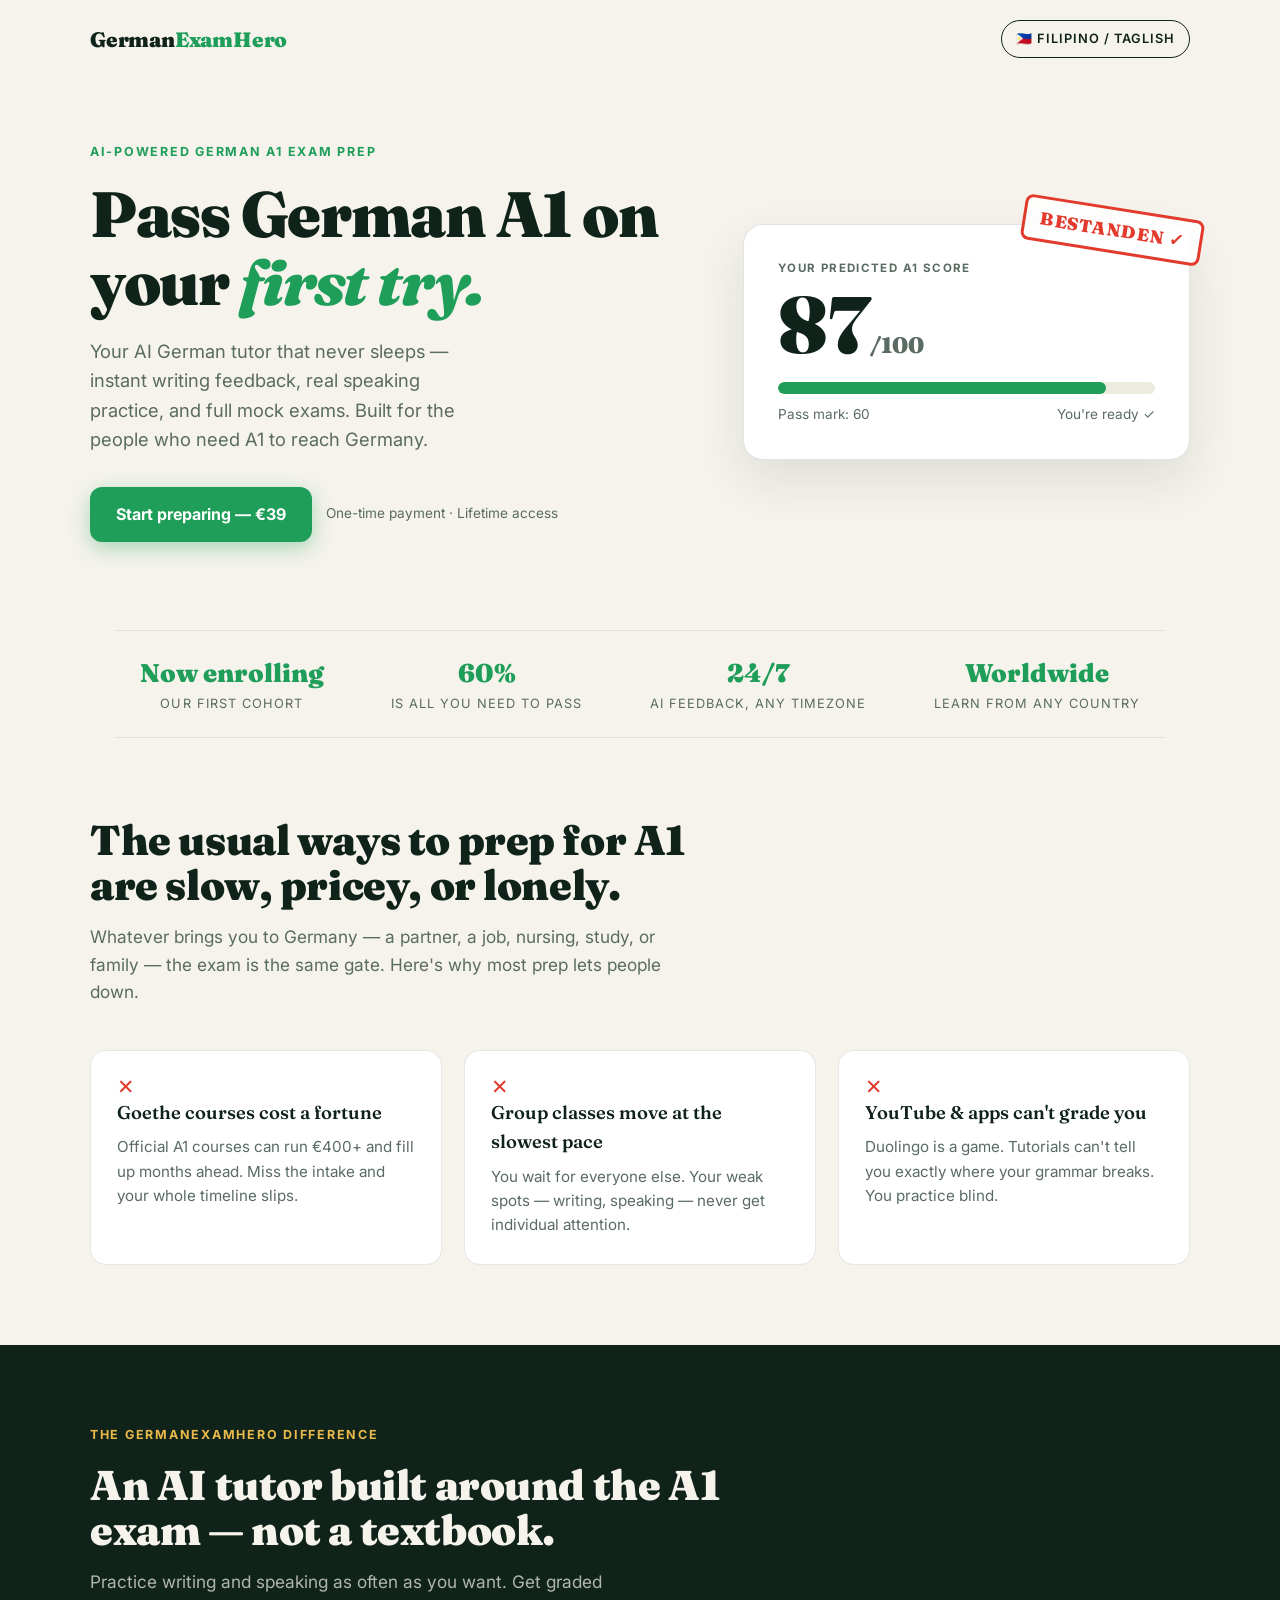
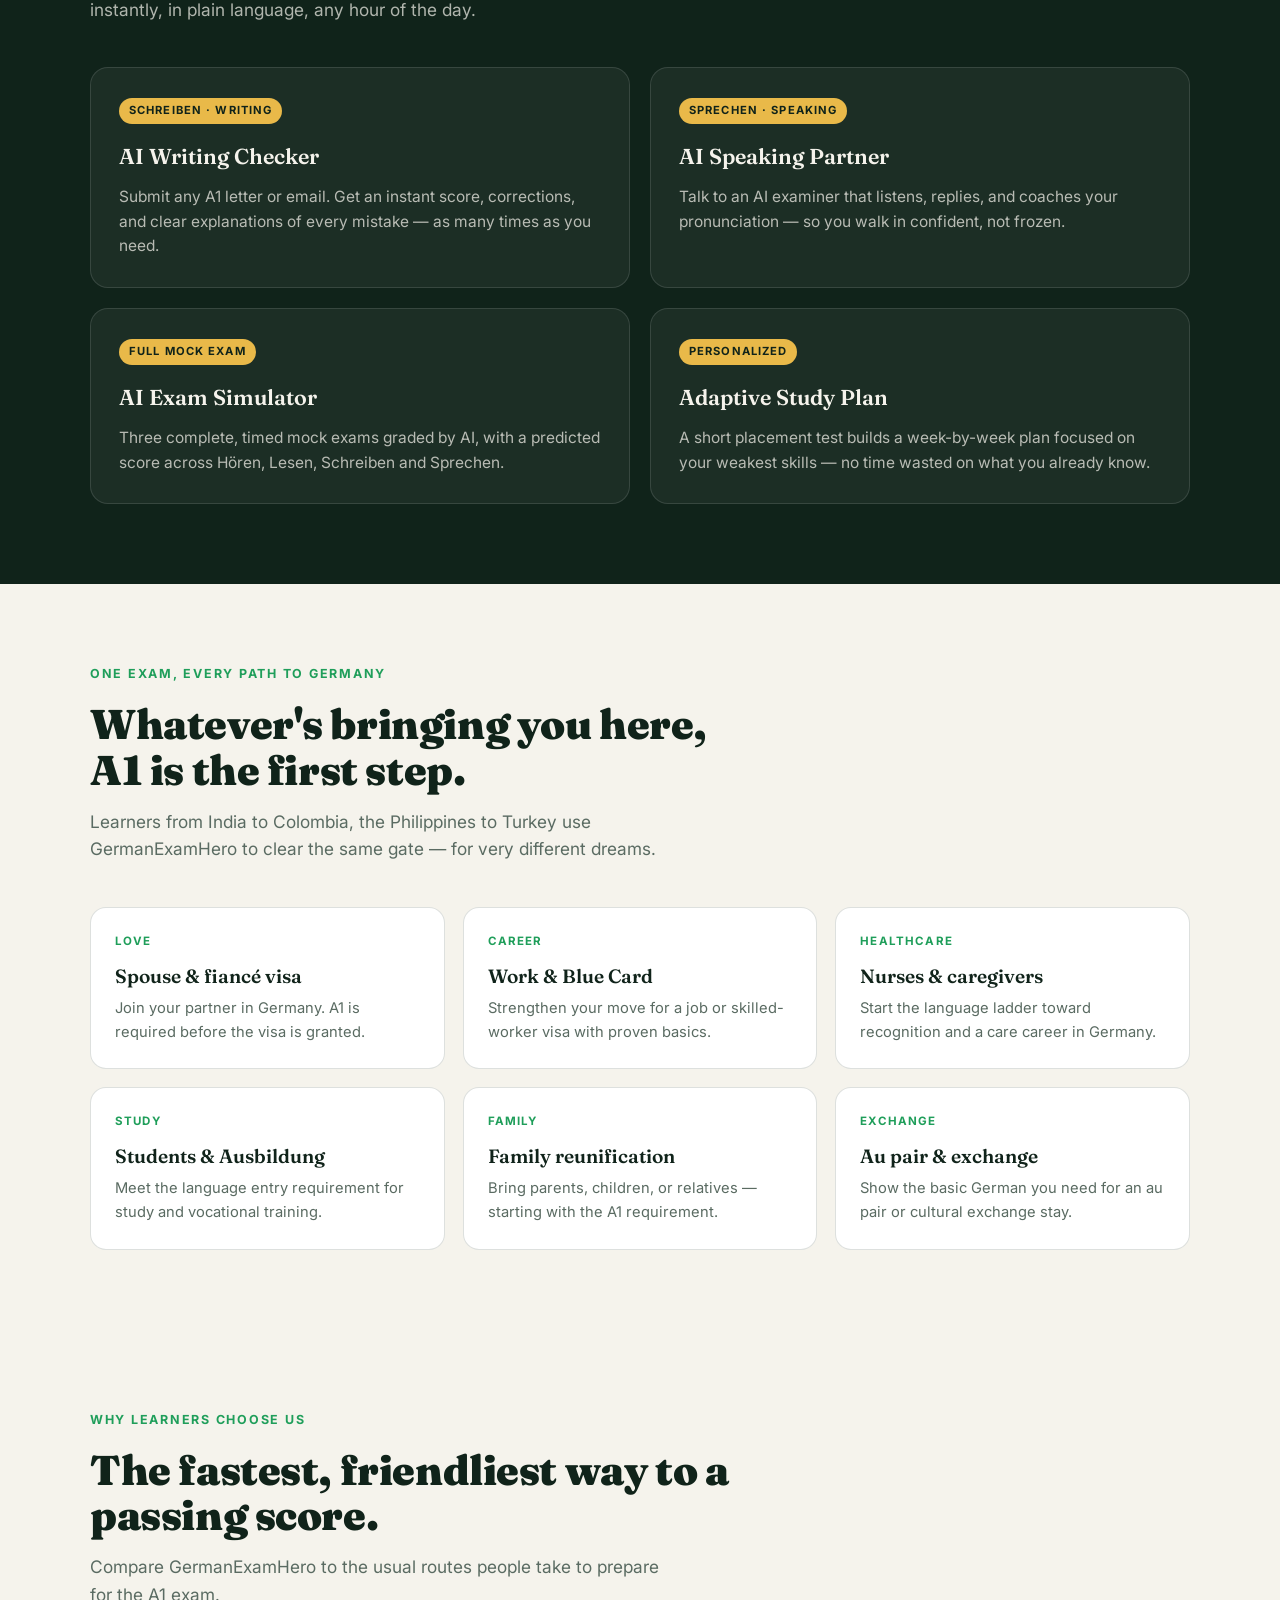
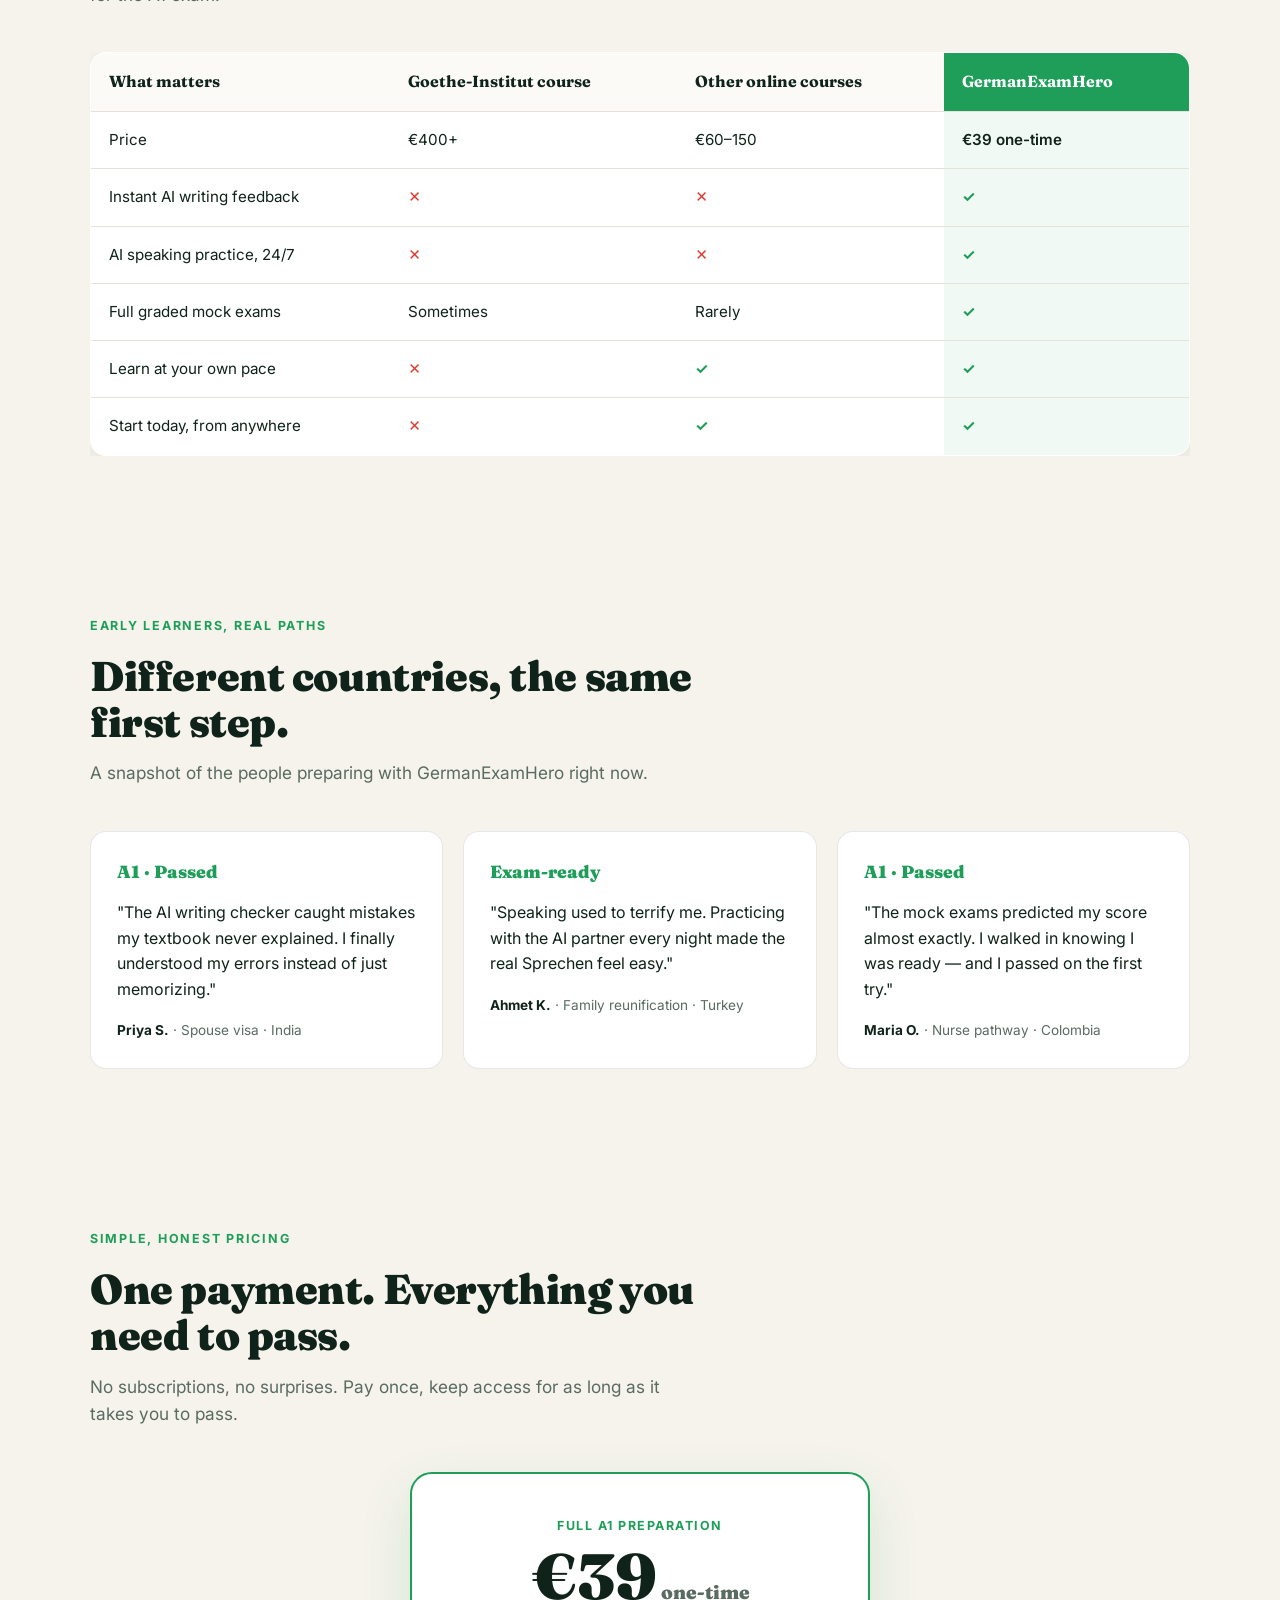
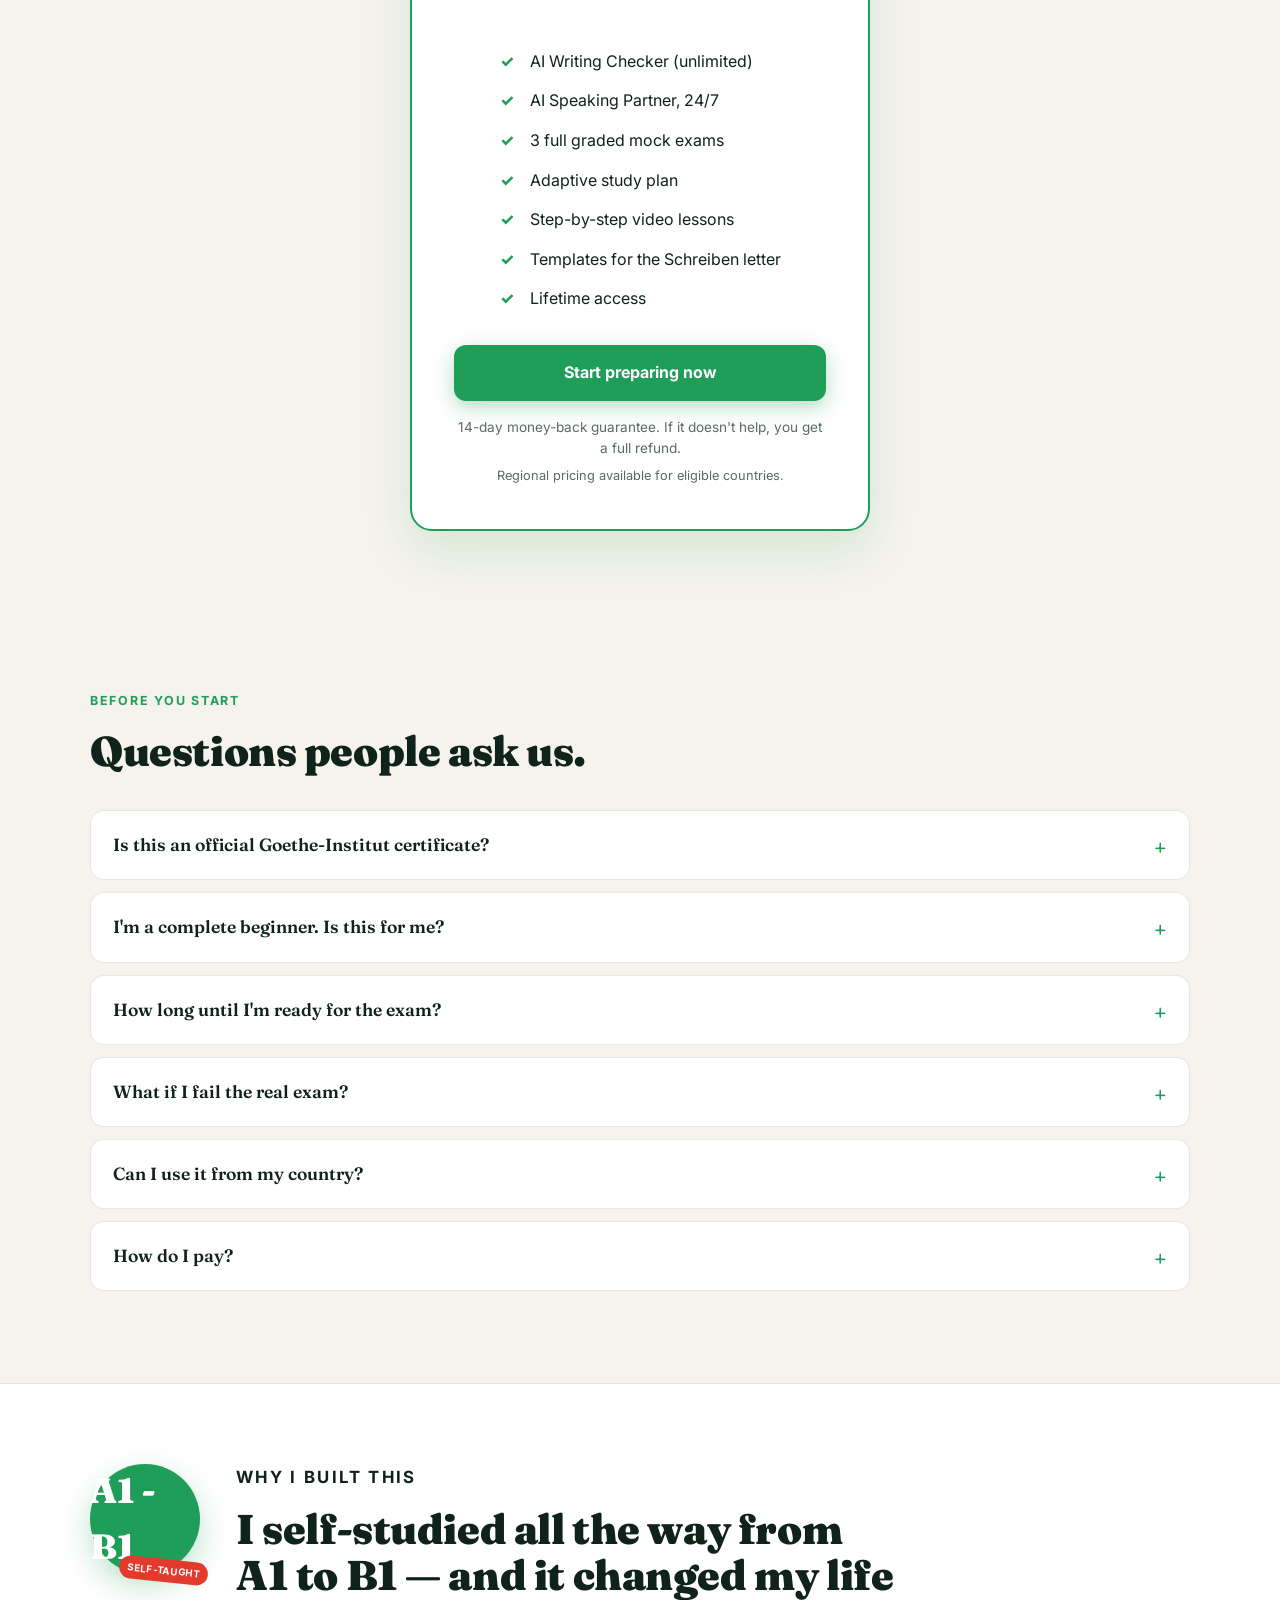
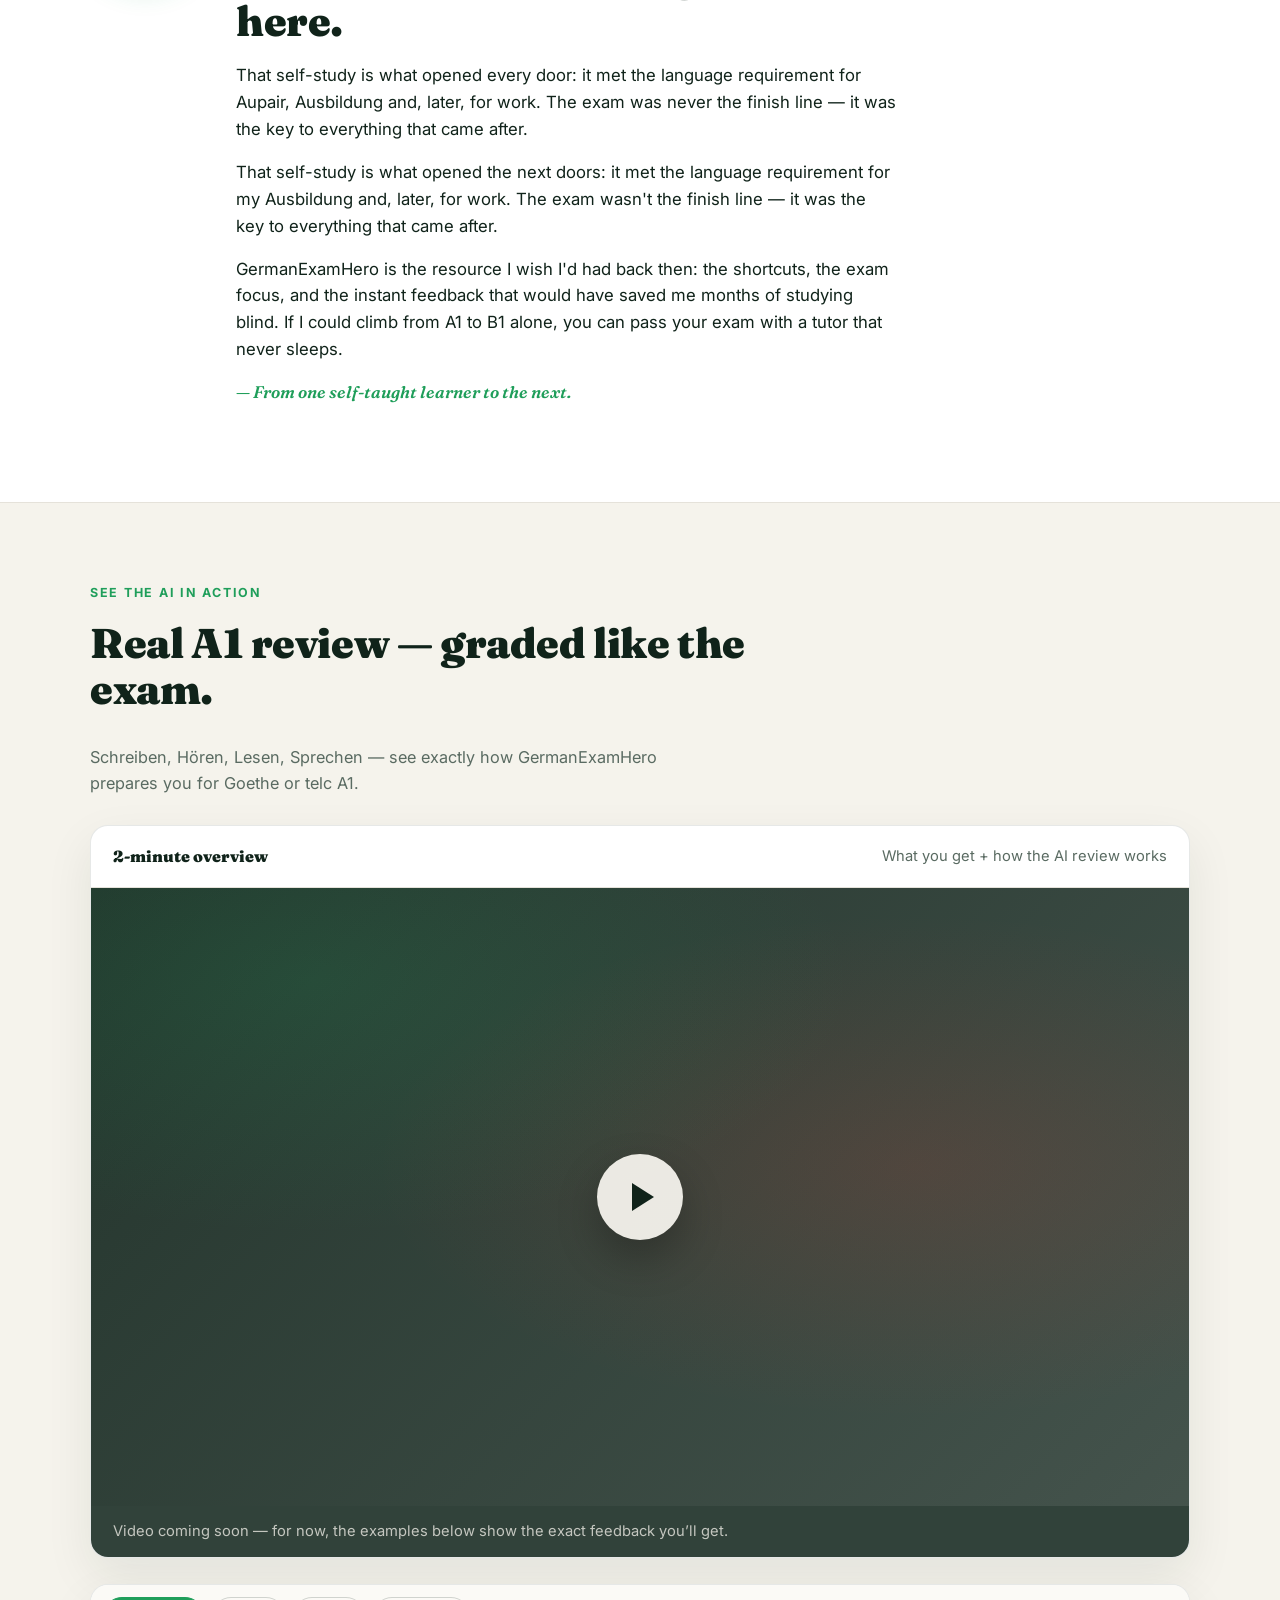
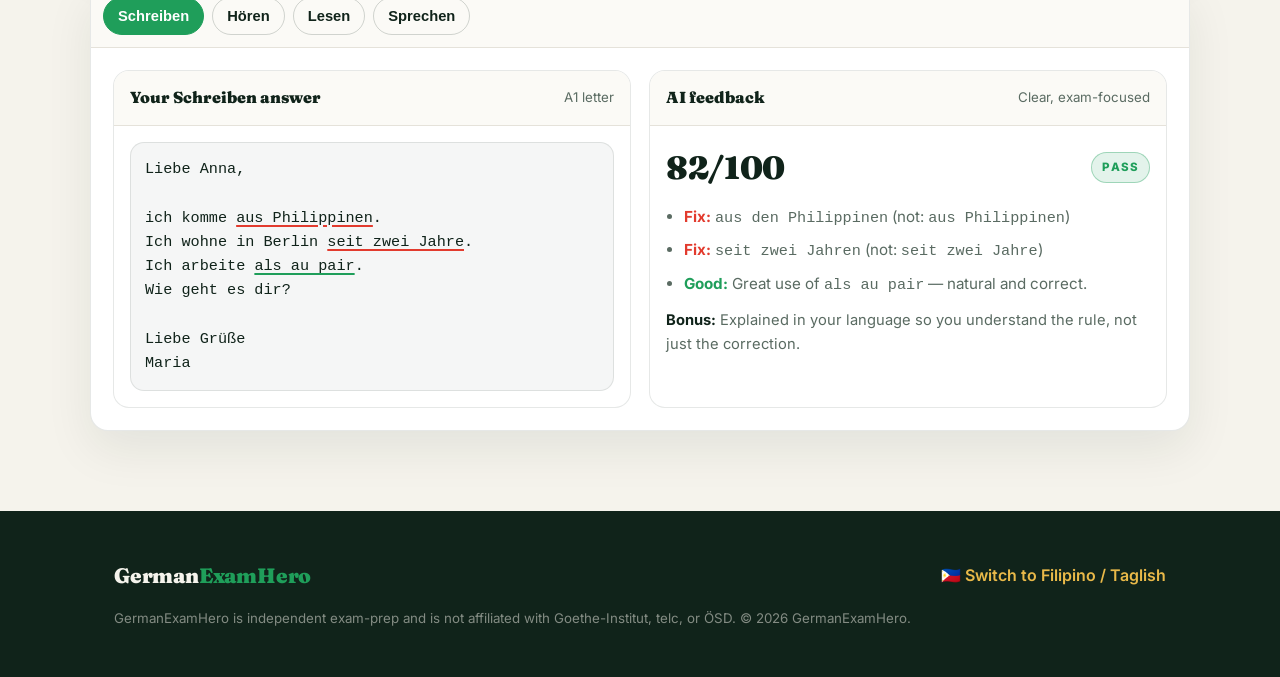
<file: index.html>
<!DOCTYPE html>
<html lang="en">
<head>
  <meta charset="UTF-8" />
  <meta name="viewport" content="width=device-width, initial-scale=1.0" />
  <title>GermanExamHero — Pass German A1 on your first try</title>
  <meta name="description" content="AI-first German A1 exam prep. Instant writing feedback, real speaking practice, and full mock exams — for anyone worldwide who needs A1 to reach Germany." />
  <link rel="stylesheet" href="styles.css" />
</head>
<body>

  <!-- ===== Top bar ===== -->
  <header class="wrap topbar">
    <div class="brand">German<span>ExamHero</span></div>
    <a class="lang-switch" href="ph.html">🇵🇭 Filipino / Taglish</a>
  </header>

  <!-- ===== Hero ===== -->
  <section class="wrap hero">
    <div>
      <p class="eyebrow">AI-powered German A1 exam prep</p>
      <h1>Pass German A1 on your <em>first try.</em></h1>
      <p class="lede">Your AI German tutor that never sleeps — instant writing feedback, real speaking practice, and full mock exams. Built for the people who need A1 to reach Germany.</p>
      <div class="cta-row">
        <a class="btn btn-primary" href="#pricing">Start preparing — €39</a>
        <span class="btn-note">One-time payment · Lifetime access</span>
      </div>
    </div>

    <div class="scorecard">
      <div class="stamp">BESTANDEN ✓</div>
      <div class="label">Your predicted A1 score</div>
      <div class="big">87<small>/100</small></div>
      <div class="bar"><i></i></div>
      <div class="rowline"><span>Pass mark: 60</span><span>You're ready ✓</span></div>
    </div>
  </section>

  <!-- ===== Trust bar ===== -->
  <div class="wrap">
    <div class="trustbar">
      <div class="item"><div class="num">Now enrolling</div><div class="cap">Our first cohort</div></div>
      <div class="item"><div class="num">60%</div><div class="cap">Is all you need to pass</div></div>
      <div class="item"><div class="num">24/7</div><div class="cap">AI feedback, any timezone</div></div>
      <div class="item"><div class="num">Worldwide</div><div class="cap">Learn from any country</div></div>
    </div>
  </div>

  <!-- ===== Pain points ===== -->
  <section class="wrap section">
    <h2>The usual ways to prep for A1 are slow, pricey, or lonely.</h2>
    <p class="sub">Whatever brings you to Germany — a partner, a job, nursing, study, or family — the exam is the same gate. Here's why most prep lets people down.</p>
    <div class="pain-grid">
      <div class="pain"><div class="x">✕</div><h3>Goethe courses cost a fortune</h3><p>Official A1 courses can run €400+ and fill up months ahead. Miss the intake and your whole timeline slips.</p></div>
      <div class="pain"><div class="x">✕</div><h3>Group classes move at the slowest pace</h3><p>You wait for everyone else. Your weak spots — writing, speaking — never get individual attention.</p></div>
      <div class="pain"><div class="x">✕</div><h3>YouTube & apps can't grade you</h3><p>Duolingo is a game. Tutorials can't tell you exactly where your grammar breaks. You practice blind.</p></div>
    </div>
  </section>

  <!-- ===== AI features ===== -->
  <section class="ai">
    <div class="wrap section">
      <p class="eyebrow">The GermanExamHero difference</p>
      <h2>An AI tutor built around the A1 exam — not a textbook.</h2>
      <p class="sub">Practice writing and speaking as often as you want. Get graded instantly, in plain language, any hour of the day.</p>
      <div class="ai-grid">
        <div class="feat"><span class="tag">Schreiben · Writing</span><h3>AI Writing Checker</h3><p>Submit any A1 letter or email. Get an instant score, corrections, and clear explanations of every mistake — as many times as you need.</p></div>
        <div class="feat"><span class="tag">Sprechen · Speaking</span><h3>AI Speaking Partner</h3><p>Talk to an AI examiner that listens, replies, and coaches your pronunciation — so you walk in confident, not frozen.</p></div>
        <div class="feat"><span class="tag">Full mock exam</span><h3>AI Exam Simulator</h3><p>Three complete, timed mock exams graded by AI, with a predicted score across Hören, Lesen, Schreiben and Sprechen.</p></div>
        <div class="feat"><span class="tag">Personalized</span><h3>Adaptive Study Plan</h3><p>A short placement test builds a week-by-week plan focused on your weakest skills — no time wasted on what you already know.</p></div>
      </div>
    </div>
  </section>

  <!-- ===== Pathways ===== -->
  <section class="wrap section">
    <p class="eyebrow">One exam, every path to Germany</p>
    <h2>Whatever's bringing you here, A1 is the first step.</h2>
    <p class="sub">Learners from India to Colombia, the Philippines to Turkey use GermanExamHero to clear the same gate — for very different dreams.</p>
    <div class="path-grid">
      <div class="path"><div class="who">Love</div><h3>Spouse & fiancé visa</h3><p>Join your partner in Germany. A1 is required before the visa is granted.</p></div>
      <div class="path"><div class="who">Career</div><h3>Work & Blue Card</h3><p>Strengthen your move for a job or skilled-worker visa with proven basics.</p></div>
      <div class="path"><div class="who">Healthcare</div><h3>Nurses & caregivers</h3><p>Start the language ladder toward recognition and a care career in Germany.</p></div>
      <div class="path"><div class="who">Study</div><h3>Students & Ausbildung</h3><p>Meet the language entry requirement for study and vocational training.</p></div>
      <div class="path"><div class="who">Family</div><h3>Family reunification</h3><p>Bring parents, children, or relatives — starting with the A1 requirement.</p></div>
      <div class="path"><div class="who">Exchange</div><h3>Au pair & exchange</h3><p>Show the basic German you need for an au pair or cultural exchange stay.</p></div>
    </div>
  </section>

  <!-- ===== Comparison ===== -->
  <section class="wrap section">
    <p class="eyebrow">Why learners choose us</p>
    <h2>The fastest, friendliest way to a passing score.</h2>
    <p class="sub">Compare GermanExamHero to the usual routes people take to prepare for the A1 exam.</p>
    <div class="table-scroll">
      <table class="compare">
        <thead>
          <tr><th>What matters</th><th>Goethe-Institut course</th><th>Other online courses</th><th class="us">GermanExamHero</th></tr>
        </thead>
        <tbody>
          <tr><td>Price</td><td>€400+</td><td>€60–150</td><td class="us">€39 one-time</td></tr>
          <tr><td>Instant AI writing feedback</td><td class="no">✕</td><td class="no">✕</td><td class="us"><span class="yes">✓</span></td></tr>
          <tr><td>AI speaking practice, 24/7</td><td class="no">✕</td><td class="no">✕</td><td class="us"><span class="yes">✓</span></td></tr>
          <tr><td>Full graded mock exams</td><td>Sometimes</td><td>Rarely</td><td class="us"><span class="yes">✓</span></td></tr>
          <tr><td>Learn at your own pace</td><td class="no">✕</td><td><span class="yes">✓</span></td><td class="us"><span class="yes">✓</span></td></tr>
          <tr><td>Start today, from anywhere</td><td class="no">✕</td><td><span class="yes">✓</span></td><td class="us"><span class="yes">✓</span></td></tr>
        </tbody>
      </table>
    </div>
  </section>

  <!-- ===== Testimonials ===== -->
  <section class="wrap section">
    <p class="eyebrow">Early learners, real paths</p>
    <h2>Different countries, the same first step.</h2>
    <p class="sub">A snapshot of the people preparing with GermanExamHero right now.</p>
    <div class="quotes">
      <div class="quote"><span class="score">A1 · Passed</span><p>"The AI writing checker caught mistakes my textbook never explained. I finally understood my errors instead of just memorizing."</p><div class="who"><b>Priya S.</b> · Spouse visa · India</div></div>
      <div class="quote"><span class="score">Exam-ready</span><p>"Speaking used to terrify me. Practicing with the AI partner every night made the real Sprechen feel easy."</p><div class="who"><b>Ahmet K.</b> · Family reunification · Turkey</div></div>
      <div class="quote"><span class="score">A1 · Passed</span><p>"The mock exams predicted my score almost exactly. I walked in knowing I was ready — and I passed on the first try."</p><div class="who"><b>Maria O.</b> · Nurse pathway · Colombia</div></div>
    </div>
  </section>

  <!-- ===== Pricing ===== -->
  <section class="wrap section" id="pricing">
    <p class="eyebrow">Simple, honest pricing</p>
    <h2>One payment. Everything you need to pass.</h2>
    <p class="sub">No subscriptions, no surprises. Pay once, keep access for as long as it takes you to pass.</p>
    <div class="price-wrap">
      <div class="pricecard">
        <div class="kicker">Full A1 preparation</div>
        <div class="amount">€39<small> one-time</small></div>
        <ul>
          <li>AI Writing Checker (unlimited)</li>
          <li>AI Speaking Partner, 24/7</li>
          <li>3 full graded mock exams</li>
          <li>Adaptive study plan</li>
          <li>Step-by-step video lessons</li>
          <li>Templates for the Schreiben letter</li>
          <li>Lifetime access</li>
        </ul>
        <a class="btn btn-primary" href="#">Start preparing now</a>
        <div class="guarantee">14-day money-back guarantee. If it doesn't help, you get a full refund.</div>
        <div class="regional">Regional pricing available for eligible countries.</div>
      </div>
    </div>
  </section>

  <!-- ===== FAQ ===== -->
  <section class="wrap section faq">
    <p class="eyebrow">Before you start</p>
    <h2>Questions people ask us.</h2>
    <div style="margin-top:36px;">
      <details><summary>Is this an official Goethe-Institut certificate?</summary><p>No — GermanExamHero is exam preparation, not a certificate. You still book and sit the official A1 exam at Goethe-Institut, telc, or ÖSD. We get you ready to pass it.</p></details>
      <details><summary>I'm a complete beginner. Is this for me?</summary><p>It works best if you already know a little basic vocabulary. If you're starting from absolute zero, spend a couple of weeks with free beginner lessons first, then come back — the adaptive plan will meet you where you are.</p></details>
      <details><summary>How long until I'm ready for the exam?</summary><p>Most learners feel exam-ready in 4–8 weeks of steady practice. The mock exams tell you honestly when your predicted score clears the 60% pass mark.</p></details>
      <details><summary>What if I fail the real exam?</summary><p>You keep lifetime access, so you can keep practicing at no extra cost. One retake of the official exam usually costs more than this whole course.</p></details>
      <details><summary>Can I use it from my country?</summary><p>Yes. Everything runs online and works from anywhere in the world, in any timezone. Grammar can be explained in your own language, too.</p></details>
      <details><summary>How do I pay?</summary><p>Secure card and PayPal payments are supported. Regional pricing is available for eligible countries so the course stays affordable wherever you are.</p></details>
    </div>
  </section>

  <!-- ===== Footer ===== -->
  <!-- ===== Founder story ===== -->
<section class="founder">
  <div class="wrap section">
    <div class="founder-inner">
<div class="founder-badge">A1 - B1<span class="mini">Self-taught</span></div>      <div>
        <p class="eyebrow">Why I built this</p>
<h2>I self-studied all the way from A1 to B1 — and it changed my life here.</h2>
<p>That self-study is what opened every door: it met the language requirement for Aupair, Ausbildung and, later, for work. The exam was never the finish line — it was the key to everything that came after.</p>
<p>That self-study is what opened the next doors: it met the language requirement for my Ausbildung and, later, for work. The exam wasn't the finish line — it was the key to everything that came after.</p>
<p>GermanExamHero is the resource I wish I'd had back then: the shortcuts, the exam focus, and the instant feedback that would have saved me months of studying blind. If I could climb from A1 to B1 alone, you can pass your exam with a tutor that never sleeps.</p>
<p class="sig">— From one self-taught learner to the next.</p>
      </div>
    </div>
  </div>
</section>
<!-- ===== See the AI in action (A1 demo) ===== -->
<section class="demo">
  <div class="wrap section">
    <div class="demo-head">
      <div>
        <p class="eyebrow">See the AI in action</p>
        <h2>Real A1 review — graded like the exam.</h2>
      </div>
      <p class="demo-kicker">Schreiben, Hören, Lesen, Sprechen — see exactly how GermanExamHero prepares you for Goethe or telc A1.</p>
    </div>

    <!-- Video placeholder -->
    <div class="video" aria-label="Video overview placeholder">
      <div class="video-top">
        <b>2-minute overview</b>
        <span>What you get + how the AI review works</span>
      </div>
      <div class="video-box">
        <div class="play" aria-hidden="true"></div>
      </div>
      <div class="video-note">Video coming soon — for now, the examples below show the exact feedback you’ll get.</div>
    </div>

    <!-- Tabs -->
    <div class="tabs" id="ai-demo">
      <div class="tabbar" role="tablist" aria-label="A1 exam parts">
        <button class="tab" role="tab" aria-selected="true" aria-controls="p-schreiben" id="t-schreiben" type="button">Schreiben</button>
        <button class="tab" role="tab" aria-selected="false" aria-controls="p-hoeren" id="t-hoeren" type="button">Hören</button>
        <button class="tab" role="tab" aria-selected="false" aria-controls="p-lesen" id="t-lesen" type="button">Lesen</button>
        <button class="tab" role="tab" aria-selected="false" aria-controls="p-sprechen" id="t-sprechen" type="button">Sprechen</button>
      </div>

      <!-- Schreiben -->
      <div class="panel active" role="tabpanel" id="p-schreiben" aria-labelledby="t-schreiben">
        <div class="demo-card">
          <div class="pane">
            <div class="hdr"><b>Your Schreiben answer</b><small>A1 letter</small></div>
            <div class="body">
              <div class="answer mono">
                Liebe Anna,<br><br>
                ich komme <span class="mark mark-red">aus Philippinen</span>.<br>
                Ich wohne in Berlin <span class="mark mark-red">seit zwei Jahre</span>.<br>
                Ich arbeite <span class="mark mark-green">als au pair</span>.<br>
                Wie geht es dir?<br><br>
                Liebe Grüße<br>
                Maria
              </div>
            </div>
          </div>

          <div class="pane">
            <div class="hdr"><b>AI feedback</b><small>Clear, exam-focused</small></div>
            <div class="body">
              <div class="scoreline">
                <div class="scorechip">82/100</div>
                <span class="badge">PASS</span>
              </div>
              <ul class="list">
                <li><b style="color:var(--stamp)">Fix:</b> <span class="mono">aus den Philippinen</span> (not: <span class="mono">aus Philippinen</span>)</li>
                <li><b style="color:var(--stamp)">Fix:</b> <span class="mono">seit zwei Jahren</span> (not: <span class="mono">seit zwei Jahre</span>)</li>
                <li><b style="color:var(--pass)">Good:</b> Great use of <span class="mono">als au pair</span> — natural and correct.</li>
              </ul>
              <p class="tip"><b>Bonus:</b> Explained in your language so you understand the rule, not just the correction.</p>
            </div>
          </div>
        </div>
      </div>

      <!-- Hören -->
      <div class="panel" role="tabpanel" id="p-hoeren" aria-labelledby="t-hoeren">
        <div class="demo-card">
          <div class="pane">
            <div class="hdr"><b>Your Hören answer</b><small>Station announcement</small></div>
            <div class="body">
              <div class="answer">
                <p class="mono"><b>🔊 Audio:</b> “Der Zug nach München fährt um <span class="mark mark-green">zehn Uhr fünfzig</span> von Gleis 3.”</p>
                <p style="margin-top:10px;"><b>Question:</b> When does the train to Munich depart?</p>
                <p class="mono">a) 10:15&nbsp;&nbsp; b) <b>10:50</b>&nbsp;&nbsp; c) 10:55</p>
                <p style="margin-top:10px;"><b>Your choice:</b> b) 10:50</p>
              </div>
            </div>
          </div>

          <div class="pane">
            <div class="hdr"><b>AI feedback</b><small>Listening coaching</small></div>
            <div class="body">
              <div class="scoreline">
                <div class="scorechip">✔ Correct</div>
                <span class="badge">READY</span>
              </div>
              <ul class="list">
                <li><b style="color:var(--pass)">Good:</b> You caught <span class="mono">zehn Uhr fünfzig</span> quickly.</li>
                <li><b>Trap to watch:</b> <span class="mono">fünfzig</span> (50) vs <span class="mono">fünfzehn</span> (15) — very common A1 confusion.</li>
              </ul>
              <p class="tip"><b>Practice tip:</b> We train you to listen for numbers, time words (<span class="mono">Uhr</span>), and key nouns (<span class="mono">Zug</span>, <span class="mono">Gleis</span>).</p>
            </div>
          </div>
        </div>
      </div>

      <!-- Lesen -->
      <div class="panel" role="tabpanel" id="p-lesen" aria-labelledby="t-lesen">
        <div class="demo-card">
          <div class="pane">
            <div class="hdr"><b>Your Lesen answer</b><small>Ad / notice</small></div>
            <div class="body">
              <div class="answer">
                <p class="mono"><b>Text:</b> “Zimmer in Berlin frei. 350 Euro pro Monat. Nähe U-Bahn.”</p>
                <p style="margin-top:10px;"><b>Question:</b> The room costs 300 euros per month. (Right / Wrong)</p>
                <p style="margin-top:10px;"><b>Your answer:</b> Right</p>
              </div>
            </div>
          </div>

          <div class="pane">
            <div class="hdr"><b>AI feedback</b><small>Reading accuracy</small></div>
            <div class="body">
              <div class="scoreline">
                <div class="scorechip">62/100</div>
                <span class="badge red">REVIEW</span>
              </div>
              <ul class="list">
                <li><b style="color:var(--stamp)">Fix:</b> The text says <span class="mono">350 Euro</span>, not 300.</li>
                <li><b>Exam habit:</b> In A1 reading, always scan for exact numbers and dates first.</li>
              </ul>
              <p class="tip"><b>Practice tip:</b> We teach keyword scanning so you don’t “over-read” and miss the obvious.</p>
            </div>
          </div>
        </div>
      </div>

      <!-- Sprechen -->
      <div class="panel" role="tabpanel" id="p-sprechen" aria-labelledby="t-sprechen">
        <div class="demo-card">
          <div class="pane">
            <div class="hdr"><b>Your Sprechen answer</b><small>Self-introduction</small></div>
            <div class="body">
              <div class="answer mono">
                Ich heiße Maria. Ich komme <span class="mark mark-red">aus Philippinen</span>.\n
                Ich bin <span class="mark mark-green">Au-pair</span>. Ich wohne in Berlin.
              </div>
              <p class="tip"><b>Prompt:</b> “Stellen Sie sich vor.”</p>
            </div>
          </div>

          <div class="pane">
            <div class="hdr"><b>AI feedback</b><small>Speak with confidence</small></div>
            <div class="body">
              <div class="scoreline">
                <div class="scorechip">78/100</div>
                <span class="badge">PASS</span>
              </div>
              <ul class="list">
                <li><b style="color:var(--stamp)">Fix:</b> Say <span class="mono">aus den Philippinen</span>.</li>
                <li><b style="color:var(--pass)">Good:</b> Clear structure: name → country → role → city. Examiners love this.</li>
                <li><b>Next step:</b> Add one extra detail (age, languages, hobby) to sound natural.</li>
              </ul>
              <p class="tip"><b>Practice tip:</b> Repeat until it feels automatic — then the real exam feels easy.</p>
            </div>
          </div>
        </div>
      </div>
    </div>

  </div>
</section>

<script>
  // Simple, accessible tabs
  (function(){
    const root = document.getElementById('ai-demo');
    if(!root) return;
    const tabs = Array.from(root.querySelectorAll('.tab'));
    const panels = Array.from(root.querySelectorAll('.panel'));

    function activate(tab){
      tabs.forEach(t => t.setAttribute('aria-selected', t === tab ? 'true' : 'false'));
      panels.forEach(p => p.classList.toggle('active', p.id === tab.getAttribute('aria-controls')));
      tab.focus();
    }

    tabs.forEach(tab => {
      tab.addEventListener('click', () => activate(tab));
      tab.addEventListener('keydown', (e) => {
        const i = tabs.indexOf(tab);
        if(e.key === 'ArrowRight') { e.preventDefault(); activate(tabs[(i+1)%tabs.length]); }
        if(e.key === 'ArrowLeft')  { e.preventDefault(); activate(tabs[(i-1+tabs.length)%tabs.length]); }
      });
    });
  })();
</script>
<footer class="footer">
    <div class="wrap row">
      <div class="brand">German<span>ExamHero</span></div>
      <a href="ph.html">🇵🇭 Switch to Filipino / Taglish</a>
    </div>
    <div class="wrap">
      <small>GermanExamHero is independent exam-prep and is not affiliated with Goethe-Institut, telc, or ÖSD. © 2026 GermanExamHero.</small>
    </div>
  </footer>

</body>
</html>
</file>
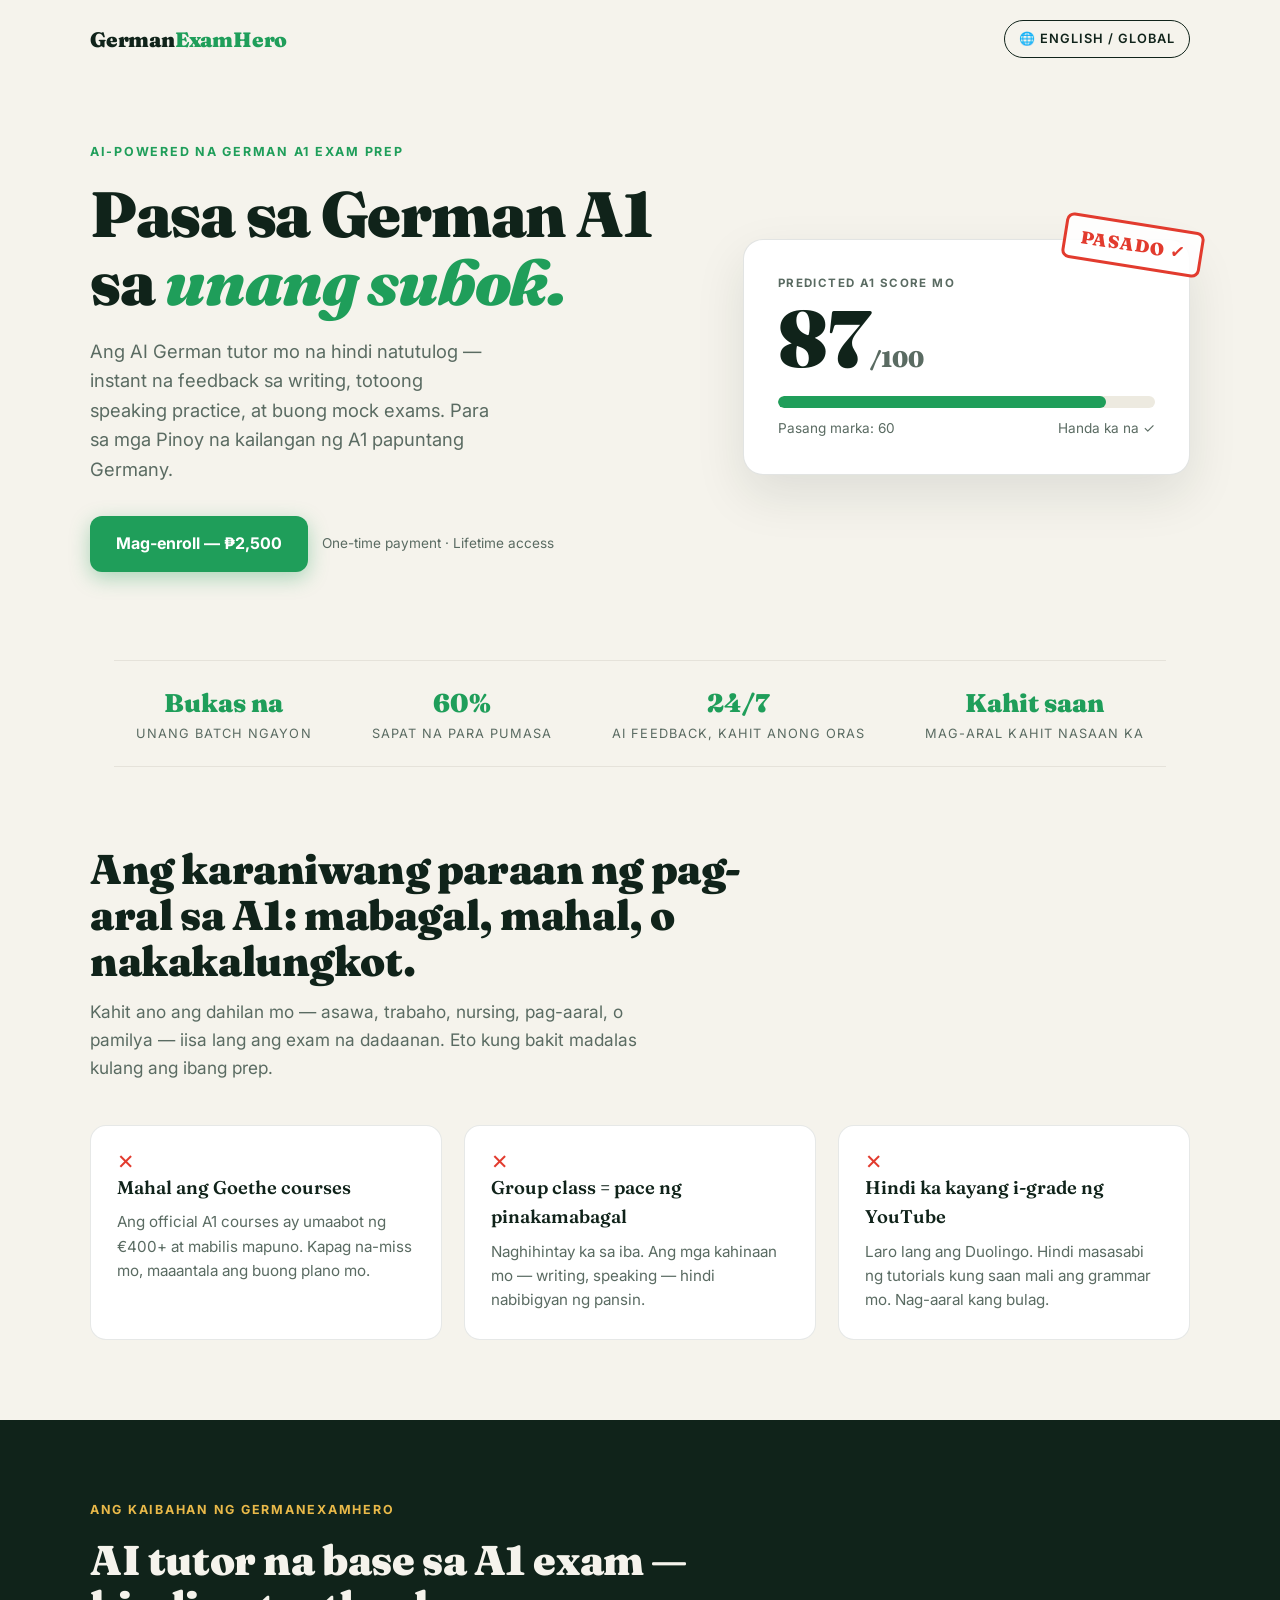
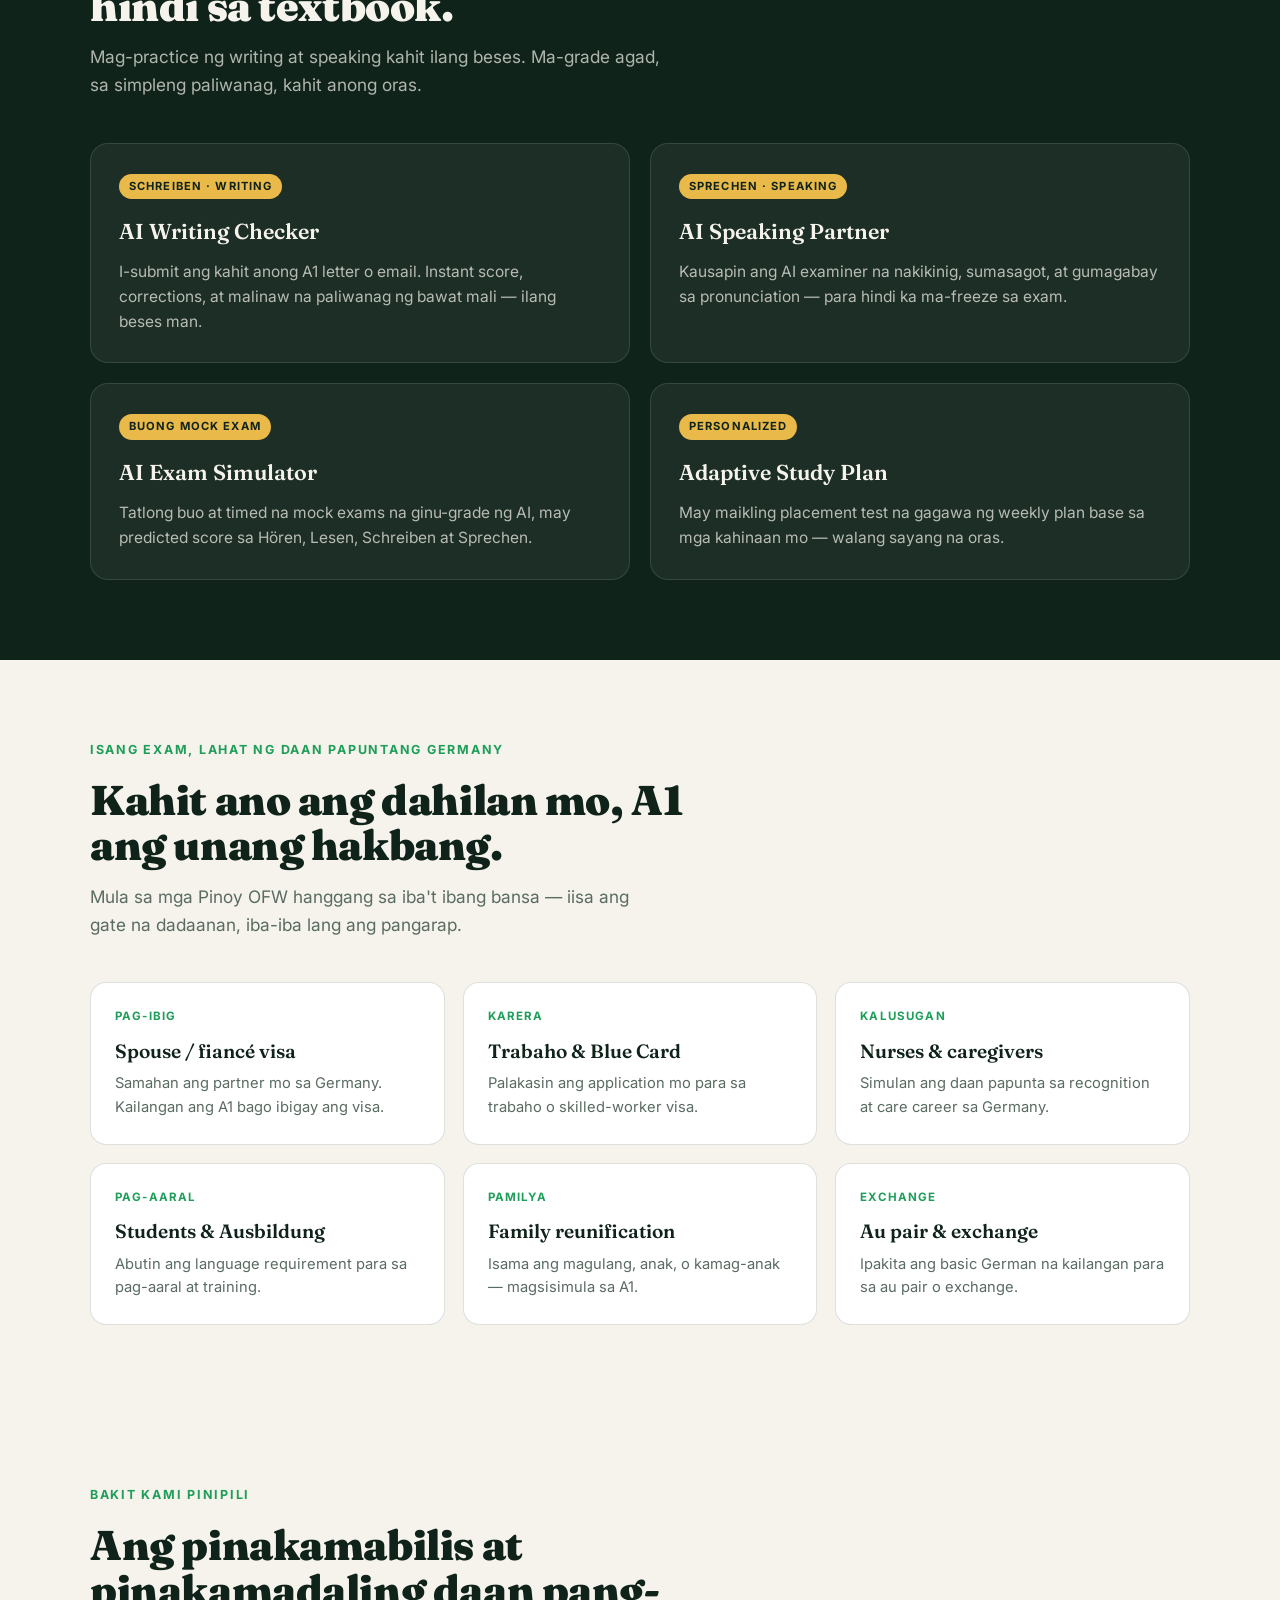
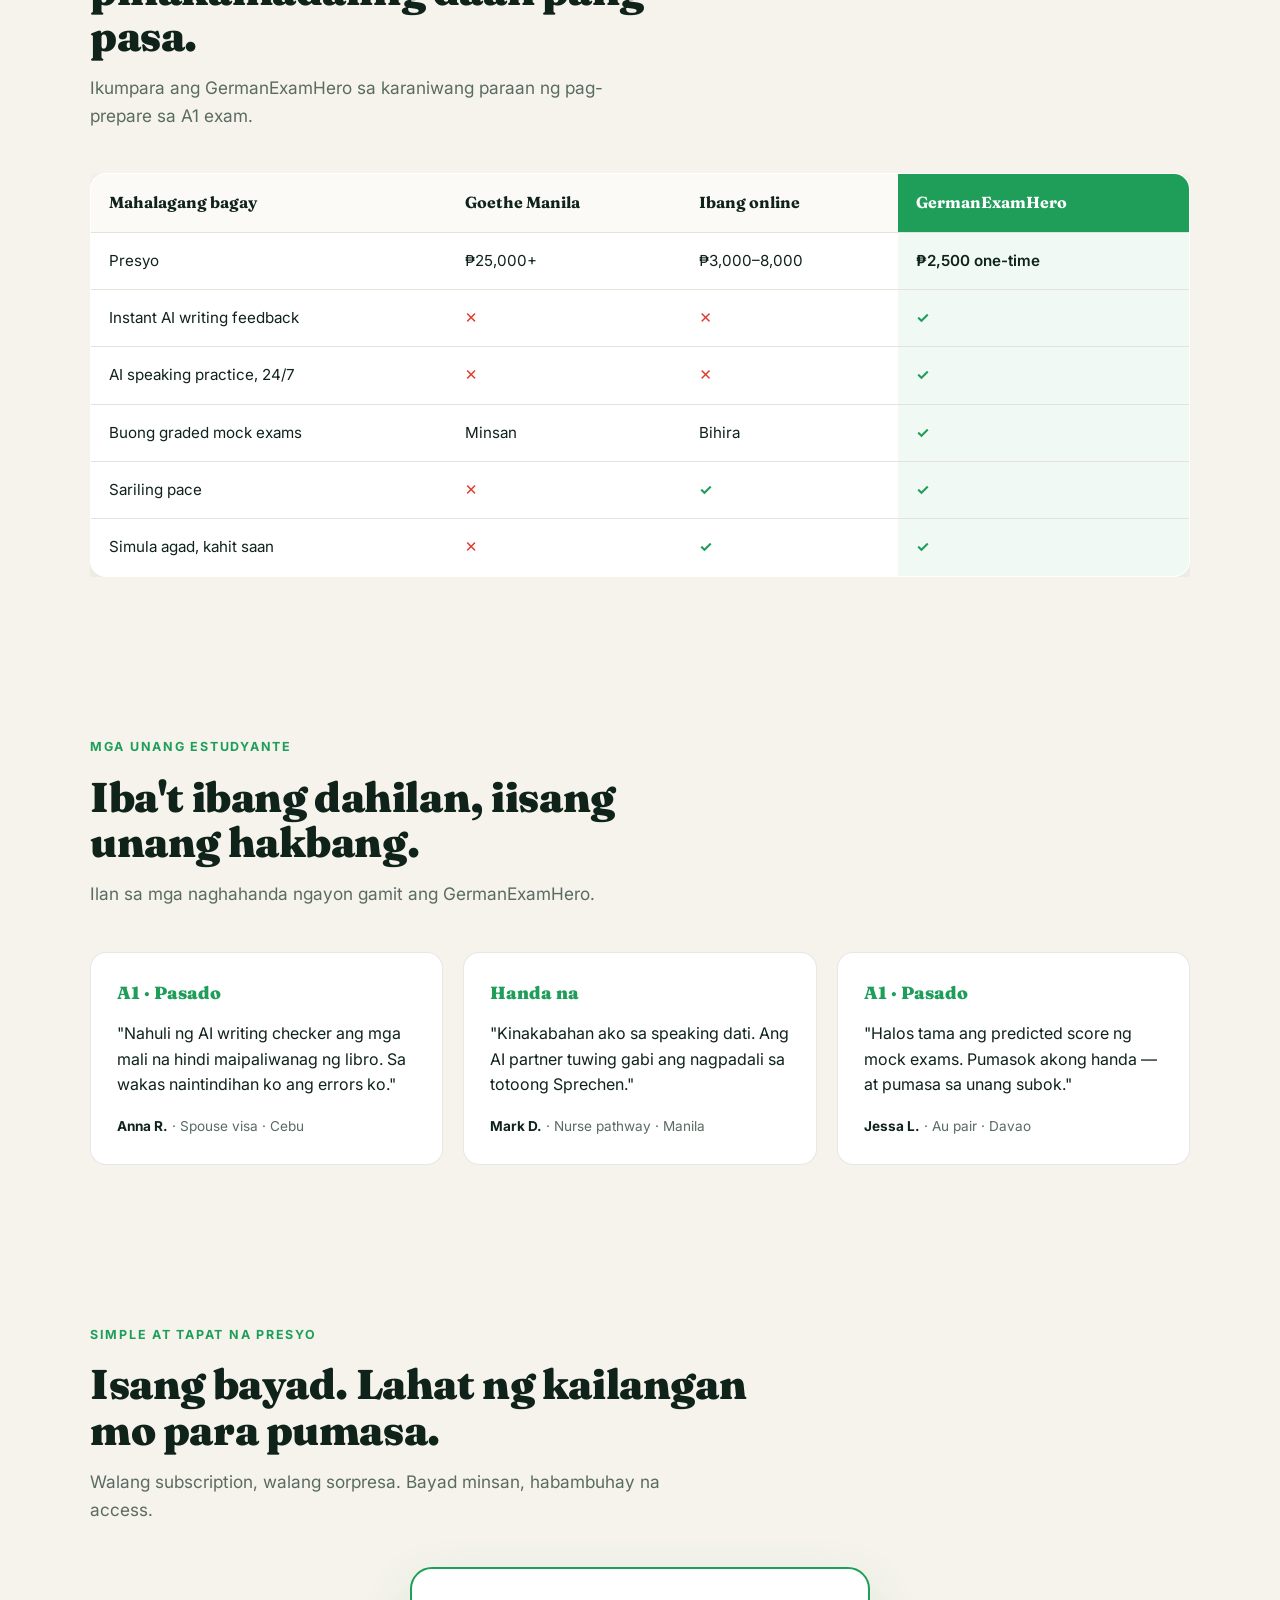
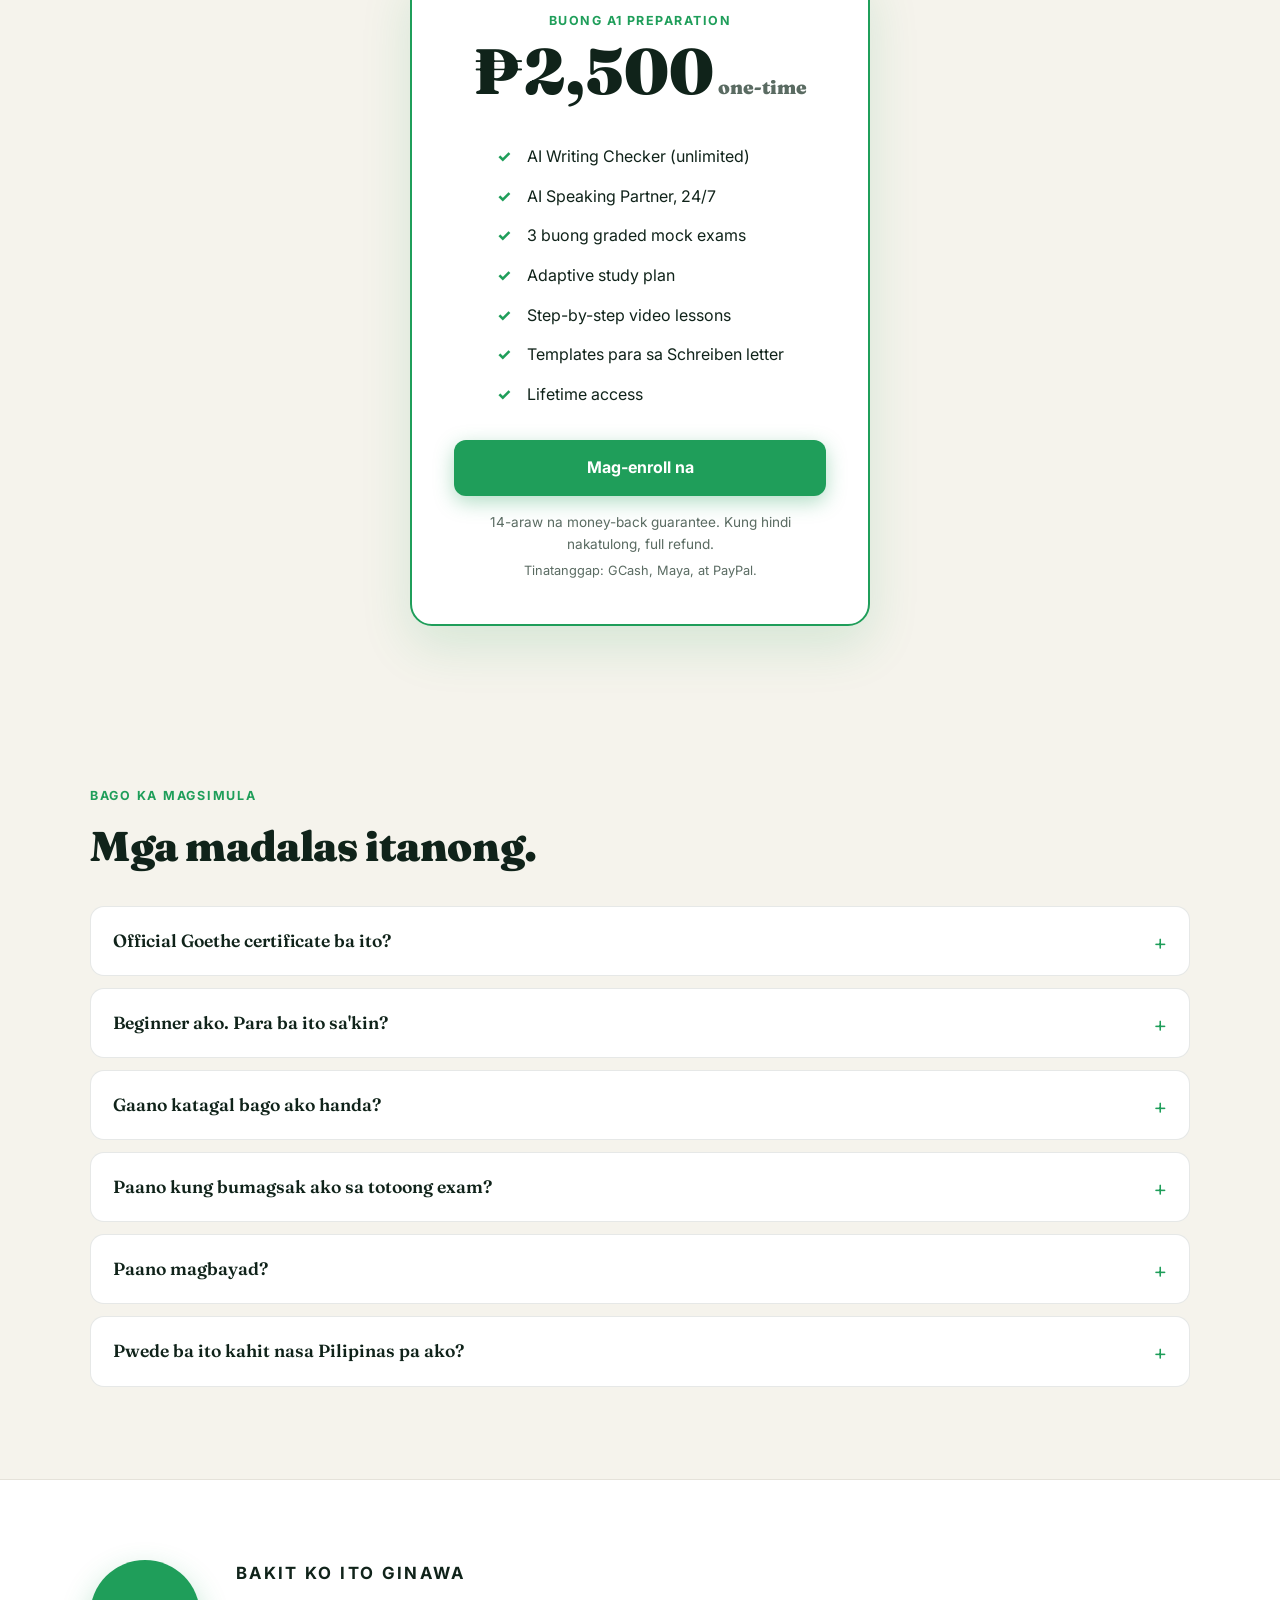
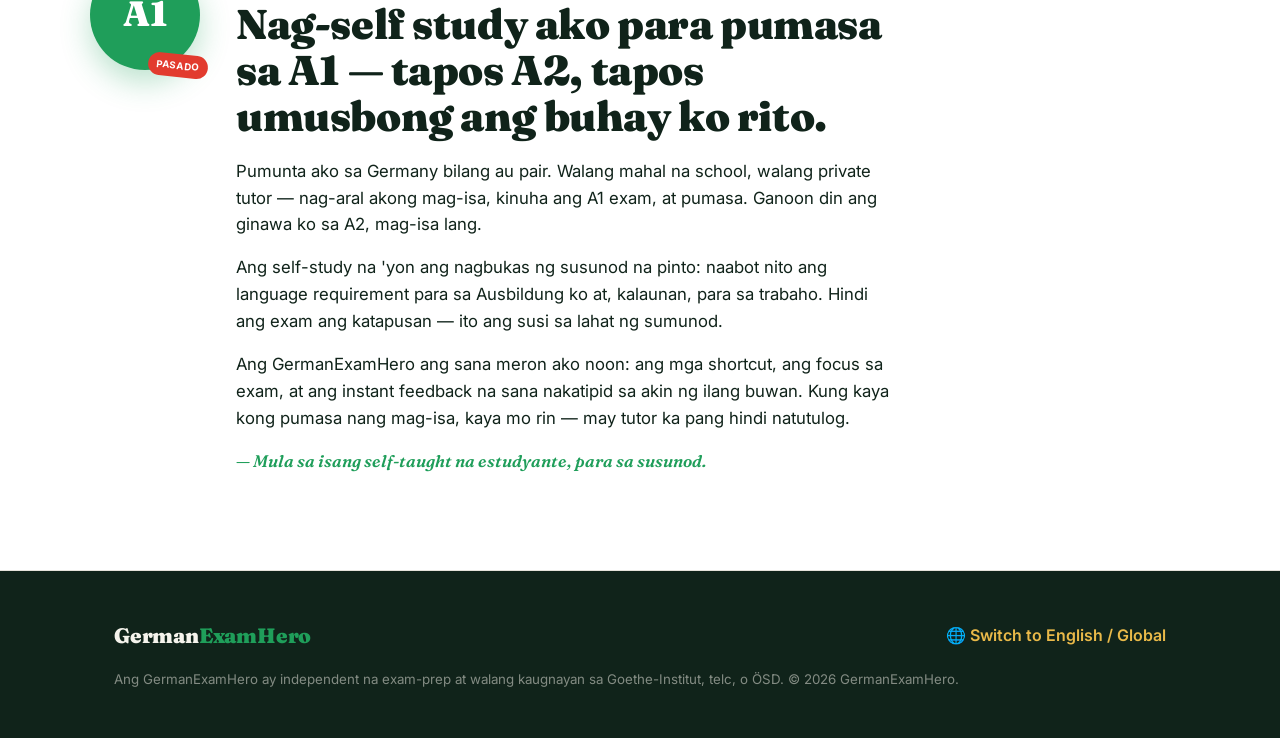
<file: ph.html>
<!DOCTYPE html>
<html lang="tl">
<head>
  <meta charset="UTF-8" />
  <meta name="viewport" content="width=device-width, initial-scale=1.0" />
  <title>GermanExamHero — Pasa sa German A1 sa unang subok</title>
  <meta name="description" content="AI-first na German A1 exam prep para sa mga Pinoy. Instant writing feedback, speaking practice, at buong mock exams — kahit saan ka man sa mundo." />
  <link rel="stylesheet" href="styles.css" />
</head>
<body>

  <!-- ===== Top bar ===== -->
  <header class="wrap topbar">
    <div class="brand">German<span>ExamHero</span></div>
    <a class="lang-switch" href="index.html">🌐 English / Global</a>
  </header>

  <!-- ===== Hero ===== -->
  <section class="wrap hero">
    <div>
      <p class="eyebrow">AI-powered na German A1 exam prep</p>
      <h1>Pasa sa German A1 sa <em>unang subok.</em></h1>
      <p class="lede">Ang AI German tutor mo na hindi natutulog — instant na feedback sa writing, totoong speaking practice, at buong mock exams. Para sa mga Pinoy na kailangan ng A1 papuntang Germany.</p>
      <div class="cta-row">
        <a class="btn btn-primary" href="#pricing">Mag-enroll — ₱2,500</a>
        <span class="btn-note">One-time payment · Lifetime access</span>
      </div>
    </div>

    <div class="scorecard">
      <div class="stamp">PASADO ✓</div>
      <div class="label">Predicted A1 score mo</div>
      <div class="big">87<small>/100</small></div>
      <div class="bar"><i></i></div>
      <div class="rowline"><span>Pasang marka: 60</span><span>Handa ka na ✓</span></div>
    </div>
  </section>

  <!-- ===== Trust bar ===== -->
  <div class="wrap">
    <div class="trustbar">
      <div class="item"><div class="num">Bukas na</div><div class="cap">Unang batch ngayon</div></div>
      <div class="item"><div class="num">60%</div><div class="cap">Sapat na para pumasa</div></div>
      <div class="item"><div class="num">24/7</div><div class="cap">AI feedback, kahit anong oras</div></div>
      <div class="item"><div class="num">Kahit saan</div><div class="cap">Mag-aral kahit nasaan ka</div></div>
    </div>
  </div>

  <!-- ===== Pain points ===== -->
  <section class="wrap section">
    <h2>Ang karaniwang paraan ng pag-aral sa A1: mabagal, mahal, o nakakalungkot.</h2>
    <p class="sub">Kahit ano ang dahilan mo — asawa, trabaho, nursing, pag-aaral, o pamilya — iisa lang ang exam na dadaanan. Eto kung bakit madalas kulang ang ibang prep.</p>
    <div class="pain-grid">
      <div class="pain"><div class="x">✕</div><h3>Mahal ang Goethe courses</h3><p>Ang official A1 courses ay umaabot ng €400+ at mabilis mapuno. Kapag na-miss mo, maaantala ang buong plano mo.</p></div>
      <div class="pain"><div class="x">✕</div><h3>Group class = pace ng pinakamabagal</h3><p>Naghihintay ka sa iba. Ang mga kahinaan mo — writing, speaking — hindi nabibigyan ng pansin.</p></div>
      <div class="pain"><div class="x">✕</div><h3>Hindi ka kayang i-grade ng YouTube</h3><p>Laro lang ang Duolingo. Hindi masasabi ng tutorials kung saan mali ang grammar mo. Nag-aaral kang bulag.</p></div>
    </div>
  </section>

  <!-- ===== AI features ===== -->
  <section class="ai">
    <div class="wrap section">
      <p class="eyebrow">Ang kaibahan ng GermanExamHero</p>
      <h2>AI tutor na base sa A1 exam — hindi sa textbook.</h2>
      <p class="sub">Mag-practice ng writing at speaking kahit ilang beses. Ma-grade agad, sa simpleng paliwanag, kahit anong oras.</p>
      <div class="ai-grid">
        <div class="feat"><span class="tag">Schreiben · Writing</span><h3>AI Writing Checker</h3><p>I-submit ang kahit anong A1 letter o email. Instant score, corrections, at malinaw na paliwanag ng bawat mali — ilang beses man.</p></div>
        <div class="feat"><span class="tag">Sprechen · Speaking</span><h3>AI Speaking Partner</h3><p>Kausapin ang AI examiner na nakikinig, sumasagot, at gumagabay sa pronunciation — para hindi ka ma-freeze sa exam.</p></div>
        <div class="feat"><span class="tag">Buong mock exam</span><h3>AI Exam Simulator</h3><p>Tatlong buo at timed na mock exams na ginu-grade ng AI, may predicted score sa Hören, Lesen, Schreiben at Sprechen.</p></div>
        <div class="feat"><span class="tag">Personalized</span><h3>Adaptive Study Plan</h3><p>May maikling placement test na gagawa ng weekly plan base sa mga kahinaan mo — walang sayang na oras.</p></div>
      </div>
    </div>
  </section>

  <!-- ===== Pathways ===== -->
  <section class="wrap section">
    <p class="eyebrow">Isang exam, lahat ng daan papuntang Germany</p>
    <h2>Kahit ano ang dahilan mo, A1 ang unang hakbang.</h2>
    <p class="sub">Mula sa mga Pinoy OFW hanggang sa iba't ibang bansa — iisa ang gate na dadaanan, iba-iba lang ang pangarap.</p>
    <div class="path-grid">
      <div class="path"><div class="who">Pag-ibig</div><h3>Spouse / fiancé visa</h3><p>Samahan ang partner mo sa Germany. Kailangan ang A1 bago ibigay ang visa.</p></div>
      <div class="path"><div class="who">Karera</div><h3>Trabaho & Blue Card</h3><p>Palakasin ang application mo para sa trabaho o skilled-worker visa.</p></div>
      <div class="path"><div class="who">Kalusugan</div><h3>Nurses & caregivers</h3><p>Simulan ang daan papunta sa recognition at care career sa Germany.</p></div>
      <div class="path"><div class="who">Pag-aaral</div><h3>Students & Ausbildung</h3><p>Abutin ang language requirement para sa pag-aaral at training.</p></div>
      <div class="path"><div class="who">Pamilya</div><h3>Family reunification</h3><p>Isama ang magulang, anak, o kamag-anak — magsisimula sa A1.</p></div>
      <div class="path"><div class="who">Exchange</div><h3>Au pair & exchange</h3><p>Ipakita ang basic German na kailangan para sa au pair o exchange.</p></div>
    </div>
  </section>

  <!-- ===== Comparison ===== -->
  <section class="wrap section">
    <p class="eyebrow">Bakit kami pinipili</p>
    <h2>Ang pinakamabilis at pinakamadaling daan pang-pasa.</h2>
    <p class="sub">Ikumpara ang GermanExamHero sa karaniwang paraan ng pag-prepare sa A1 exam.</p>
    <div class="table-scroll">
      <table class="compare">
        <thead>
          <tr><th>Mahalagang bagay</th><th>Goethe Manila</th><th>Ibang online</th><th class="us">GermanExamHero</th></tr>
        </thead>
        <tbody>
          <tr><td>Presyo</td><td>₱25,000+</td><td>₱3,000–8,000</td><td class="us">₱2,500 one-time</td></tr>
          <tr><td>Instant AI writing feedback</td><td class="no">✕</td><td class="no">✕</td><td class="us"><span class="yes">✓</span></td></tr>
          <tr><td>AI speaking practice, 24/7</td><td class="no">✕</td><td class="no">✕</td><td class="us"><span class="yes">✓</span></td></tr>
          <tr><td>Buong graded mock exams</td><td>Minsan</td><td>Bihira</td><td class="us"><span class="yes">✓</span></td></tr>
          <tr><td>Sariling pace</td><td class="no">✕</td><td><span class="yes">✓</span></td><td class="us"><span class="yes">✓</span></td></tr>
          <tr><td>Simula agad, kahit saan</td><td class="no">✕</td><td><span class="yes">✓</span></td><td class="us"><span class="yes">✓</span></td></tr>
        </tbody>
      </table>
    </div>
  </section>

  <!-- ===== Testimonials ===== -->
  <section class="wrap section">
    <p class="eyebrow">Mga unang estudyante</p>
    <h2>Iba't ibang dahilan, iisang unang hakbang.</h2>
    <p class="sub">Ilan sa mga naghahanda ngayon gamit ang GermanExamHero.</p>
    <div class="quotes">
      <div class="quote"><span class="score">A1 · Pasado</span><p>"Nahuli ng AI writing checker ang mga mali na hindi maipaliwanag ng libro. Sa wakas naintindihan ko ang errors ko."</p><div class="who"><b>Anna R.</b> · Spouse visa · Cebu</div></div>
      <div class="quote"><span class="score">Handa na</span><p>"Kinakabahan ako sa speaking dati. Ang AI partner tuwing gabi ang nagpadali sa totoong Sprechen."</p><div class="who"><b>Mark D.</b> · Nurse pathway · Manila</div></div>
      <div class="quote"><span class="score">A1 · Pasado</span><p>"Halos tama ang predicted score ng mock exams. Pumasok akong handa — at pumasa sa unang subok."</p><div class="who"><b>Jessa L.</b> · Au pair · Davao</div></div>
    </div>
  </section>

  <!-- ===== Pricing ===== -->
  <section class="wrap section" id="pricing">
    <p class="eyebrow">Simple at tapat na presyo</p>
    <h2>Isang bayad. Lahat ng kailangan mo para pumasa.</h2>
    <p class="sub">Walang subscription, walang sorpresa. Bayad minsan, habambuhay na access.</p>
    <div class="price-wrap">
      <div class="pricecard">
        <div class="kicker">Buong A1 preparation</div>
        <div class="amount">₱2,500<small> one-time</small></div>
        <ul>
          <li>AI Writing Checker (unlimited)</li>
          <li>AI Speaking Partner, 24/7</li>
          <li>3 buong graded mock exams</li>
          <li>Adaptive study plan</li>
          <li>Step-by-step video lessons</li>
          <li>Templates para sa Schreiben letter</li>
          <li>Lifetime access</li>
        </ul>
        <a class="btn btn-primary" href="#">Mag-enroll na</a>
        <div class="guarantee">14-araw na money-back guarantee. Kung hindi nakatulong, full refund.</div>
        <div class="regional">Tinatanggap: GCash, Maya, at PayPal.</div>
      </div>
    </div>
  </section>

  <!-- ===== FAQ ===== -->
  <section class="wrap section faq">
    <p class="eyebrow">Bago ka magsimula</p>
    <h2>Mga madalas itanong.</h2>
    <div style="margin-top:36px;">
      <details><summary>Official Goethe certificate ba ito?</summary><p>Hindi — exam preparation ito, hindi certificate. Kukuha ka pa rin ng official A1 exam sa Goethe-Institut, telc, o ÖSD. Kami ang maghahanda sa'yo para pumasa.</p></details>
      <details><summary>Beginner ako. Para ba ito sa'kin?</summary><p>Mas mainam kung may kaunting alam ka nang vocabulary. Kung wala pa talaga, mag-ilang linggo muna sa libreng beginner lessons, tapos balik ka — susundan ka ng adaptive plan.</p></details>
      <details><summary>Gaano katagal bago ako handa?</summary><p>Karaniwang 4–8 linggo ng steady na pag-aaral. Sasabihin ng mock exams kung kailan lumagpas na sa 60% ang predicted score mo.</p></details>
      <details><summary>Paano kung bumagsak ako sa totoong exam?</summary><p>May lifetime access ka, kaya pwede kang mag-practice ulit nang libre. Ang isang retake ng official exam ay mas mahal pa kaysa sa buong course na ito.</p></details>
      <details><summary>Paano magbayad?</summary><p>Tinatanggap namin ang GCash, Maya, at PayPal. Kung may problema, message mo lang kami at tutulungan ka namin mag-enroll.</p></details>
      <details><summary>Pwede ba ito kahit nasa Pilipinas pa ako?</summary><p>Oo. Online lahat at gumagana kahit saan sa mundo, kahit anong timezone. Pwedeng ipaliwanag ang grammar sa Tagalog o English.</p></details>
    </div>
  </section>

  <!-- ===== Footer ===== -->
  <!-- ===== Founder story ===== -->
<section class="founder">
  <div class="wrap section">
    <div class="founder-inner">
      <div class="founder-badge">A1<span class="mini">Pasado</span></div>
      <div>
        <p class="eyebrow">Bakit ko ito ginawa</p>
        <h2>Nag-self study ako para pumasa sa A1 — tapos A2, tapos umusbong ang buhay ko rito.</h2>
        <p>Pumunta ako sa Germany bilang au pair. Walang mahal na school, walang private tutor — nag-aral akong mag-isa, kinuha ang A1 exam, at pumasa. Ganoon din ang ginawa ko sa A2, mag-isa lang.</p>
        <p>Ang self-study na 'yon ang nagbukas ng susunod na pinto: naabot nito ang language requirement para sa Ausbildung ko at, kalaunan, para sa trabaho. Hindi ang exam ang katapusan — ito ang susi sa lahat ng sumunod.</p>
        <p>Ang GermanExamHero ang sana meron ako noon: ang mga shortcut, ang focus sa exam, at ang instant feedback na sana nakatipid sa akin ng ilang buwan. Kung kaya kong pumasa nang mag-isa, kaya mo rin — may tutor ka pang hindi natutulog.</p>
        <p class="sig">— Mula sa isang self-taught na estudyante, para sa susunod.</p>
      </div>
    </div>
  </div>
</section>
<footer class="footer">
    <div class="wrap row">
      <div class="brand">German<span>ExamHero</span></div>
      <a href="index.html">🌐 Switch to English / Global</a>
    </div>
    <div class="wrap">
      <small>Ang GermanExamHero ay independent na exam-prep at walang kaugnayan sa Goethe-Institut, telc, o ÖSD. © 2026 GermanExamHero.</small>
    </div>
  </footer>

</body>
</html>
</file>
<file: styles.css>
/* ===== GermanExamHero — Global English ===== */
@import url('https://fonts.googleapis.com/css2?family=Fraunces:opsz,wght@9..144,400;9..144,600;9..144,900&family=Inter:wght@400;500;600;700&display=swap');

:root{
  --ink:#10231A;
  --paper:#F5F3EC;
  --pass:#1F9E5A;
  --stamp:#E23B2E;
  --gold:#E9B949;
  --muted:#5A6B62;
  --line:#E5E2DA;
}

*{margin:0;padding:0;box-sizing:border-box;}
html{scroll-behavior:smooth;}
body{
  font-family:'Inter',system-ui,sans-serif;
  color:var(--ink);
  background:var(--paper);
  line-height:1.6;
  -webkit-font-smoothing:antialiased;
}
.wrap{max-width:1100px;margin:0 auto;padding:0 24px;}
a{color:inherit;}

/* ---- Top bar ---- */
.topbar{
  display:flex;justify-content:space-between;align-items:center;
  padding:20px 0;
}
.brand{font-family:'Fraunces',serif;font-weight:900;font-size:1.3rem;letter-spacing:-.01em;}
.brand span{color:var(--pass);}
.lang-switch{
  font-size:.8rem;font-weight:600;text-transform:uppercase;letter-spacing:.08em;
  text-decoration:none;color:var(--ink);border:1.5px solid var(--ink);
  padding:8px 14px;border-radius:999px;transition:.2s;
}
.lang-switch:hover{background:var(--ink);color:var(--paper);}

/* ---- Hero ---- */
.hero{
  display:grid;grid-template-columns:1.15fr .85fr;gap:48px;align-items:center;
  padding:64px 0 88px;
}
.eyebrow{
  font-size:.78rem;font-weight:700;text-transform:uppercase;letter-spacing:.14em;
  color:var(--pass);margin-bottom:18px;
}
.hero h1{
  font-family:'Fraunces',serif;font-weight:900;
  font-size:clamp(2.4rem,5vw,4rem);line-height:1.05;letter-spacing:-.02em;
  margin-bottom:22px;
}
.hero h1 em{font-style:italic;color:var(--pass);}
.hero p.lede{font-size:1.15rem;color:var(--muted);max-width:34ch;margin-bottom:32px;}
.cta-row{display:flex;gap:14px;flex-wrap:wrap;align-items:center;}
.btn{
  font-weight:700;font-size:1rem;text-decoration:none;border-radius:12px;
  padding:15px 26px;transition:.2s;display:inline-block;border:none;cursor:pointer;
}
.btn-primary{background:var(--pass);color:#fff;box-shadow:0 6px 20px rgba(31,158,90,.35);}
.btn-primary:hover{transform:translateY(-2px);box-shadow:0 10px 26px rgba(31,158,90,.45);}
.btn-note{font-size:.85rem;color:var(--muted);}

/* ---- Score stamp visual ---- */
.scorecard{
  background:#fff;border:1.5px solid rgba(16,35,26,.12);border-radius:20px;
  padding:34px;box-shadow:0 20px 50px rgba(16,35,26,.10);position:relative;
}
.scorecard .label{
  font-size:.72rem;font-weight:700;text-transform:uppercase;letter-spacing:.12em;
  color:var(--muted);
}
.scorecard .big{
  font-family:'Fraunces',serif;font-weight:900;font-size:5rem;line-height:1;
  color:var(--ink);margin:6px 0 2px;
}
.scorecard .big small{font-size:1.4rem;color:var(--muted);}
.scorecard .bar{height:12px;border-radius:999px;background:#EDEAE0;overflow:hidden;margin:18px 0 10px;}
.scorecard .bar i{display:block;height:100%;width:87%;background:var(--pass);border-radius:999px;}
.scorecard .rowline{display:flex;justify-content:space-between;font-size:.85rem;color:var(--muted);}
.stamp{
  position:absolute;top:-18px;right:-14px;transform:rotate(9deg);
  border:3px solid var(--stamp);color:var(--stamp);
  font-family:'Fraunces',serif;font-weight:900;font-size:1.1rem;
  padding:6px 14px;border-radius:8px;letter-spacing:.05em;background:rgba(255,255,255,.9);
}

/* ---- Trust bar ---- */
.trustbar{
  border-top:1.5px solid var(--line);
  border-bottom:1.5px solid var(--line);
  display:flex;flex-wrap:wrap;gap:16px;justify-content:space-around;
  padding:22px 0;text-align:center;
}
.trustbar .item{min-width:150px;}
.trustbar .num{font-family:'Fraunces',serif;font-weight:900;font-size:1.6rem;color:var(--pass);}
.trustbar .cap{font-size:.8rem;color:var(--muted);text-transform:uppercase;letter-spacing:.08em;}

/* ---- Section base ---- */
.section{padding:80px 0;}
.section h2{
  font-family:'Fraunces',serif;font-weight:900;
  font-size:clamp(1.8rem,3.5vw,2.6rem);line-height:1.1;letter-spacing:-.01em;
  margin-bottom:14px;max-width:22ch;
}
.section .sub{color:var(--muted);font-size:1.08rem;max-width:52ch;margin-bottom:44px;}

/* ---- Pain grid ---- */
.pain-grid{display:grid;grid-template-columns:repeat(3,1fr);gap:22px;}
.pain{
  background:#fff;border:1.5px solid rgba(16,35,26,.10);border-radius:16px;padding:26px;
}
.pain h3{font-family:'Fraunces',serif;font-weight:600;font-size:1.15rem;margin-bottom:8px;}
.pain p{color:var(--muted);font-size:.95rem;}
.pain .x{color:var(--stamp);font-weight:700;font-size:1.3rem;line-height:1;}

/* ---- AI features (dark) ---- */
.ai{background:var(--ink);color:var(--paper);}
.ai .eyebrow{color:var(--gold);}
.ai h2{color:var(--paper);}
.ai .sub{color:rgba(245,243,236,.7);}
.ai-grid{display:grid;grid-template-columns:repeat(2,1fr);gap:20px;}
.feat{
  background:rgba(255,255,255,.05);border:1.5px solid rgba(255,255,255,.12);
  border-radius:18px;padding:28px;
}
.feat .tag{
  display:inline-block;font-size:.7rem;font-weight:700;
  text-transform:uppercase;letter-spacing:.1em;color:var(--ink);
  background:var(--gold);padding:4px 10px;border-radius:999px;margin-bottom:16px;
}
.feat h3{font-family:'Fraunces',serif;font-weight:600;font-size:1.35rem;margin-bottom:10px;}
.feat p{color:rgba(245,243,236,.72);font-size:.97rem;}

/* ---- Pathways ---- */
.path-grid{display:grid;grid-template-columns:repeat(3,1fr);gap:18px;}
.path{
  border:1.5px solid rgba(16,35,26,.14);border-radius:16px;padding:24px;background:#fff;
  transition:.2s;
}
.path:hover{border-color:var(--pass);transform:translateY(-3px);}
.path .who{
  font-size:.72rem;font-weight:700;text-transform:uppercase;
  letter-spacing:.1em;color:var(--pass);margin-bottom:10px;
}
.path h3{font-family:'Fraunces',serif;font-weight:600;font-size:1.2rem;margin-bottom:6px;}
.path p{color:var(--muted);font-size:.92rem;}

/* ---- Comparison table ---- */
.compare{width:100%;border-collapse:collapse;background:#fff;border-radius:16px;overflow:hidden;
  box-shadow:0 12px 40px rgba(16,35,26,.08);border:1.5px solid rgba(16,35,26,.10);}
.compare th,.compare td{padding:16px 18px;text-align:left;border-bottom:1px solid var(--line);font-size:.95rem;}
.compare thead th{font-family:'Fraunces',serif;font-size:1rem;background:#FBFAF6;}
.compare thead th.us{background:var(--pass);color:#fff;}
.compare td.us{background:rgba(31,158,90,.06);font-weight:600;}
.compare tr:last-child td{border-bottom:none;}
.compare .yes{color:var(--pass);font-weight:700;}
.compare .no{color:var(--stamp);font-weight:700;}
.table-scroll{overflow-x:auto;}

/* ---- Testimonials ---- */
.quotes{display:grid;grid-template-columns:repeat(3,1fr);gap:20px;}
.quote{background:#fff;border:1.5px solid rgba(16,35,26,.10);border-radius:16px;padding:26px;}
.quote p{font-size:1rem;margin-bottom:18px;}
.quote .who{font-size:.85rem;color:var(--muted);}
.quote .who b{color:var(--ink);}
.quote .score{
  font-family:'Fraunces',serif;font-weight:900;color:var(--pass);font-size:1.1rem;
  display:inline-block;margin-bottom:14px;
}

/* ---- Pricing ---- */
.price-wrap{display:flex;justify-content:center;}
.pricecard{
  background:#fff;border:2px solid var(--pass);border-radius:22px;padding:42px;max-width:460px;
  width:100%;text-align:center;box-shadow:0 20px 50px rgba(31,158,90,.15);position:relative;
}
.pricecard .kicker{font-size:.78rem;font-weight:700;text-transform:uppercase;letter-spacing:.12em;color:var(--pass);}
.pricecard .amount{font-family:'Fraunces',serif;font-weight:900;font-size:4rem;line-height:1;margin:8px 0;}
.pricecard .amount small{font-size:1.2rem;color:var(--muted);}
.pricecard ul{list-style:none;text-align:left;margin:26px 0;display:inline-block;}
.pricecard li{padding:7px 0;padding-left:30px;position:relative;color:var(--ink);}
.pricecard li::before{content:"✓";position:absolute;left:0;color:var(--pass);font-weight:800;}
.pricecard .btn{width:100%;}
.pricecard .guarantee{font-size:.85rem;color:var(--muted);margin-top:16px;}
.pricecard .regional{font-size:.8rem;color:var(--muted);margin-top:6px;}

/* ---- FAQ ---- */
.faq details{
  background:#fff;border:1.5px solid rgba(16,35,26,.10);border-radius:14px;
  padding:0 22px;margin-bottom:12px;
}
.faq summary{
  font-family:'Fraunces',serif;font-weight:600;font-size:1.1rem;
  padding:20px 0;cursor:pointer;list-style:none;position:relative;
}
.faq summary::-webkit-details-marker{display:none;}
.faq summary::after{content:"+";position:absolute;right:0;color:var(--pass);font-weight:800;font-size:1.4rem;}
.faq details[open] summary::after{content:"–";}
.faq details p{padding:0 0 20px;color:var(--muted);}

/* ---- Footer ---- */
.footer{background:var(--ink);color:rgba(245,243,236,.8);padding:48px 0;}
.footer .row{display:flex;justify-content:space-between;align-items:center;flex-wrap:wrap;gap:18px;}
.footer .brand{color:var(--paper);}
.footer a{color:var(--gold);text-decoration:none;font-weight:600;}
.footer small{display:block;margin-top:16px;color:rgba(245,243,236,.5);}

/* ---- Responsive ---- */
@media (max-width:1000px){
  .pain-grid,.path-grid,.quotes{grid-template-columns:repeat(2,1fr);}
}
@media (max-width:820px){
  .hero{grid-template-columns:1fr;gap:36px;padding:40px 0 60px;}
  .hero p.lede{max-width:none;}
  .scorecard{max-width:420px;}
  .pain-grid,.path-grid,.quotes,.ai-grid{grid-template-columns:1fr;}
  .section{padding:56px 0;}
}
@media (prefers-reduced-motion:reduce){
  *{scroll-behavior:auto;}
  .btn-primary:hover,.path:hover{transform:none;}
}
/* ---- Founder story ---- */
.founder{background:#fff;border-top:1.5px solid var(--line);border-bottom:1.5px solid var(--line);}
.founder-inner{display:grid;grid-template-columns:auto 1fr;gap:36px;align-items:start;}
.founder-badge{
  width:110px;height:110px;border-radius:50%;
  background:var(--pass);color:#fff;
  display:flex;align-items:center;justify-content:center;
  font-family:'Fraunces',serif;font-weight:900;font-size:2.2rem;
  box-shadow:0 12px 30px rgba(31,158,90,.30);position:relative;flex-shrink:0;
}
.founder-badge .mini{
  position:absolute;bottom:-8px;right:-8px;background:var(--stamp);color:#fff;
  font-family:'Inter';font-size:.6rem;font-weight:700;text-transform:uppercase;letter-spacing:.08em;
  padding:4px 8px;border-radius:999px;transform:rotate(6deg);
}
.founder h2{margin-bottom:18px;}
.founder p{color:var(--ink);font-size:1.05rem;margin-bottom:16px;max-width:60ch;}
.founder p.small{color:var(--muted);font-size:.95rem;}
.founder .sig{font-family:'Fraunces',serif;font-weight:600;font-style:italic;color:var(--pass);}
@media (max-width:820px){
  .founder-inner{grid-template-columns:1fr;gap:24px;}
}
/* ---- AI demo (See it in action) ---- */
.demo{background:var(--paper);}
.demo-head{display:flex;justify-content:space-between;align-items:flex-end;gap:18px;flex-wrap:wrap;}
.demo-head h2{max-width:26ch;}
.demo-kicker{color:var(--muted);font-size:1.02rem;max-width:60ch;margin:0;}

.video{
  margin-top:28px;background:#fff;border:1.5px solid rgba(16,35,26,.10);
  border-radius:18px;overflow:hidden;box-shadow:0 18px 48px rgba(16,35,26,.08);
}
.video-top{
  display:flex;justify-content:space-between;align-items:center;
  padding:18px 22px;border-bottom:1px solid var(--line);
}
.video-top b{font-family:'Fraunces',serif;font-weight:900;}
.video-top span{color:var(--muted);font-size:.92rem;}
.video-box{
  aspect-ratio:16/9;background:
    radial-gradient(900px 420px at 20% 15%, rgba(31,158,90,.18), transparent 60%),
    radial-gradient(900px 420px at 75% 45%, rgba(226,59,46,.14), transparent 60%),
    linear-gradient(135deg, rgba(16,35,26,.92), rgba(16,35,26,.78));
  display:flex;align-items:center;justify-content:center;position:relative;
}
.play{
  width:86px;height:86px;border-radius:50%;
  background:rgba(245,243,236,.95);display:grid;place-items:center;
  box-shadow:0 18px 40px rgba(0,0,0,.25);
}
.play:before{
  content:"";display:block;margin-left:6px;
  width:0;height:0;border-top:14px solid transparent;border-bottom:14px solid transparent;
  border-left:22px solid var(--ink);
}
.video-note{
  padding:14px 22px;color:rgba(245,243,236,.75);background:rgba(16,35,26,.86);
  font-size:.92rem;
}

/* Tabs */
.tabs{
  margin-top:26px;background:#fff;border:1.5px solid rgba(16,35,26,.10);
  border-radius:18px;box-shadow:0 18px 48px rgba(16,35,26,.08);
  overflow:hidden;
}
.tabbar{
  display:flex;gap:8px;flex-wrap:wrap;
  padding:12px;border-bottom:1px solid var(--line);background:#FBFAF6;
}
.tab{
  appearance:none;border:1.5px solid rgba(16,35,26,.18);
  background:transparent;color:var(--ink);
  padding:10px 14px;border-radius:999px;
  font-weight:700;font-size:.92rem;cursor:pointer;transition:.15s;
}
.tab[aria-selected="true"]{
  background:var(--pass);border-color:var(--pass);color:#fff;
}
.tab:focus{outline:3px solid rgba(31,158,90,.25);outline-offset:2px;}

.panel{display:none;padding:22px;}
.panel.active{display:block;}

.demo-card{
  display:grid;grid-template-columns:1fr 1fr;gap:18px;
}
.pane{
  border:1.5px solid rgba(16,35,26,.10);border-radius:16px;overflow:hidden;background:#fff;
}
.pane .hdr{
  padding:14px 16px;border-bottom:1px solid var(--line);
  display:flex;justify-content:space-between;align-items:center;gap:10px;
  background:#FBFAF6;
}
.pane .hdr b{font-family:'Fraunces',serif;font-weight:900;}
.pane .hdr small{color:var(--muted);}
.pane .body{padding:16px;}
.mono{font-family:ui-monospace, SFMono-Regular, Menlo, Monaco, Consolas, "Liberation Mono","Courier New", monospace;}
.answer{
  background:rgba(16,35,26,.04);border:1px solid rgba(16,35,26,.10);
  border-radius:14px;padding:14px;font-size:.95rem;
}
.mark{
  text-decoration:underline; text-decoration-thickness: 2px;
  text-underline-offset: 3px;
}
.mark-red{ text-decoration-color: var(--stamp); }
.mark-green{ text-decoration-color: var(--pass); }

.scoreline{display:flex;align-items:center;justify-content:space-between;gap:12px;margin-bottom:12px;}
.scorechip{
  display:inline-flex;align-items:baseline;gap:10px;
  font-family:'Fraunces',serif;font-weight:900;font-size:2rem;letter-spacing:-.01em;
}
.badge{
  font-family:'Inter';font-size:.72rem;font-weight:800;text-transform:uppercase;letter-spacing:.1em;
  padding:5px 10px;border-radius:999px;background:rgba(31,158,90,.12);color:var(--pass);
  border:1.5px solid rgba(31,158,90,.35);
}
.badge.red{
  background:rgba(226,59,46,.10);color:var(--stamp);
  border-color:rgba(226,59,46,.28);
}
.list{margin:0;padding-left:18px;color:var(--muted);font-size:.95rem;}
.list li{margin:8px 0;}
.tip{margin-top:12px;color:var(--muted);font-size:.92rem;}
.tip b{color:var(--ink);}

@media (max-width:900px){
  .demo-card{grid-template-columns:1fr;}
}
</file>
